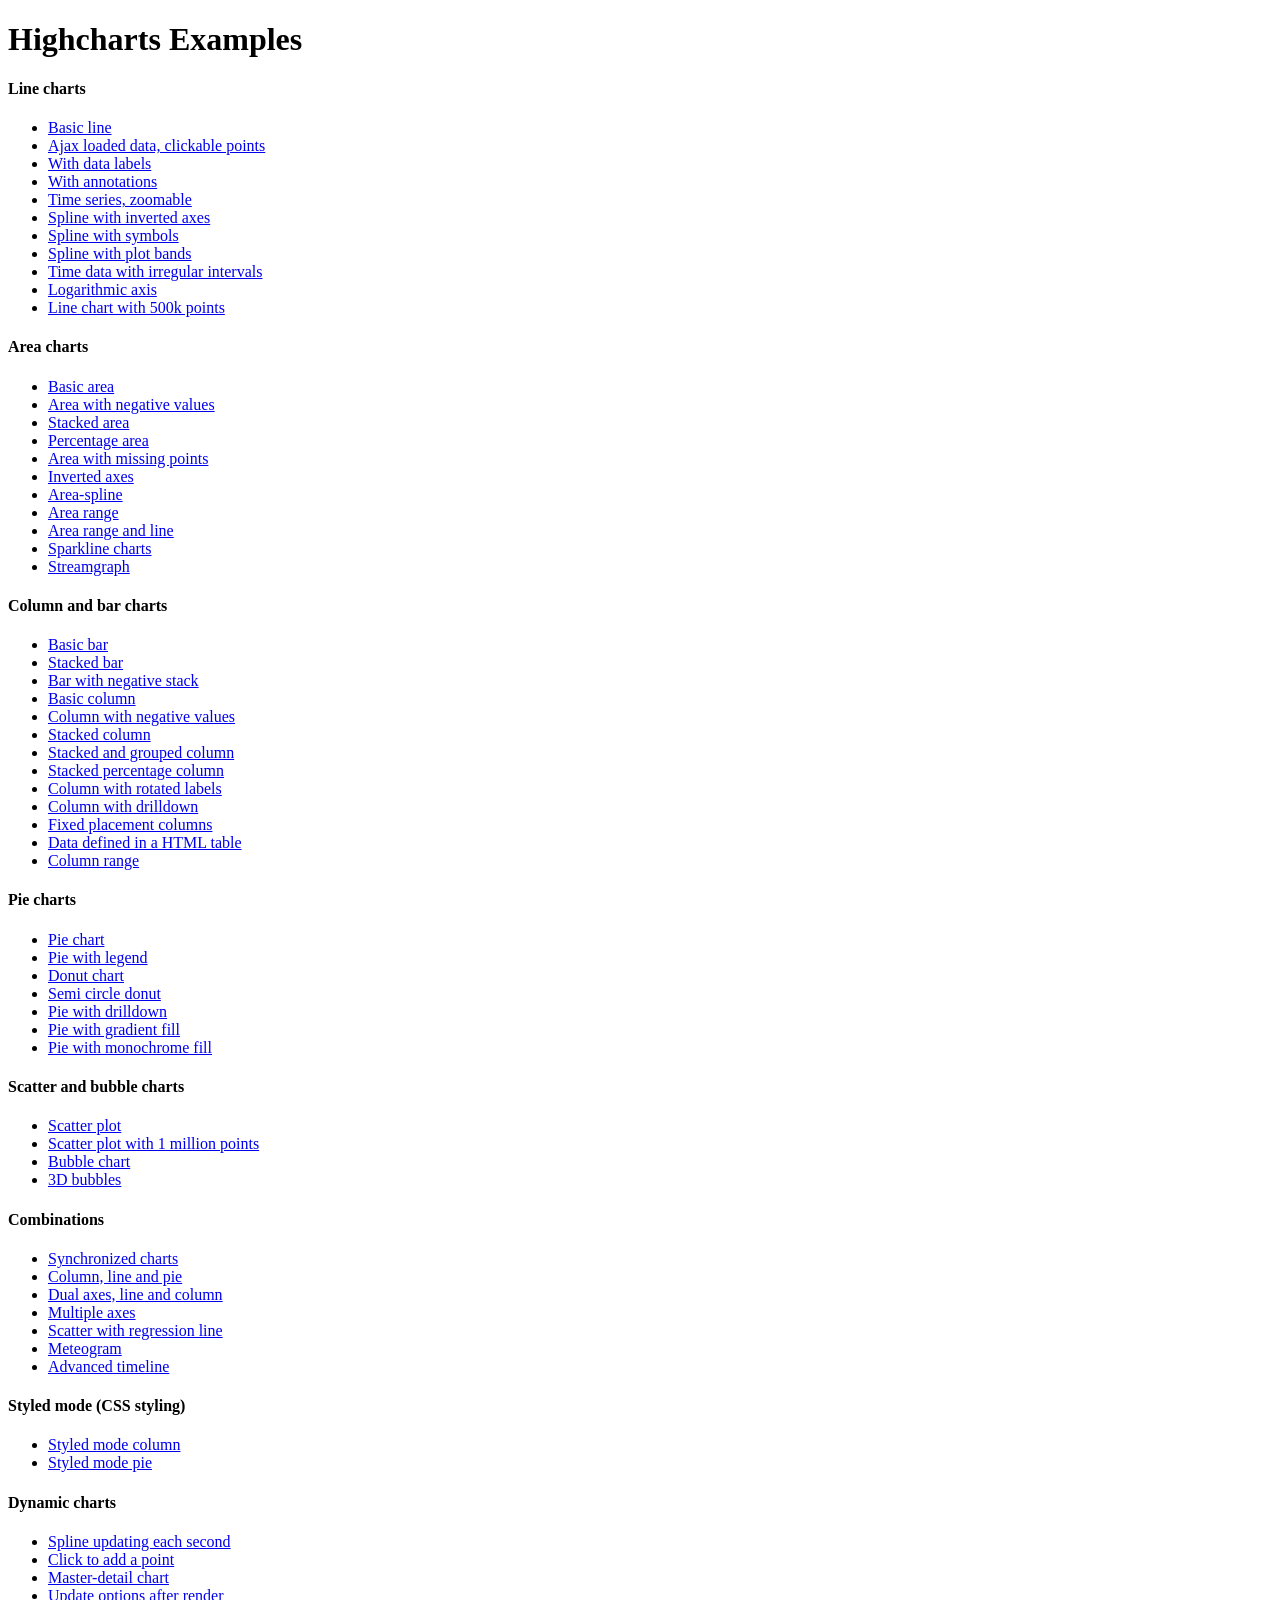
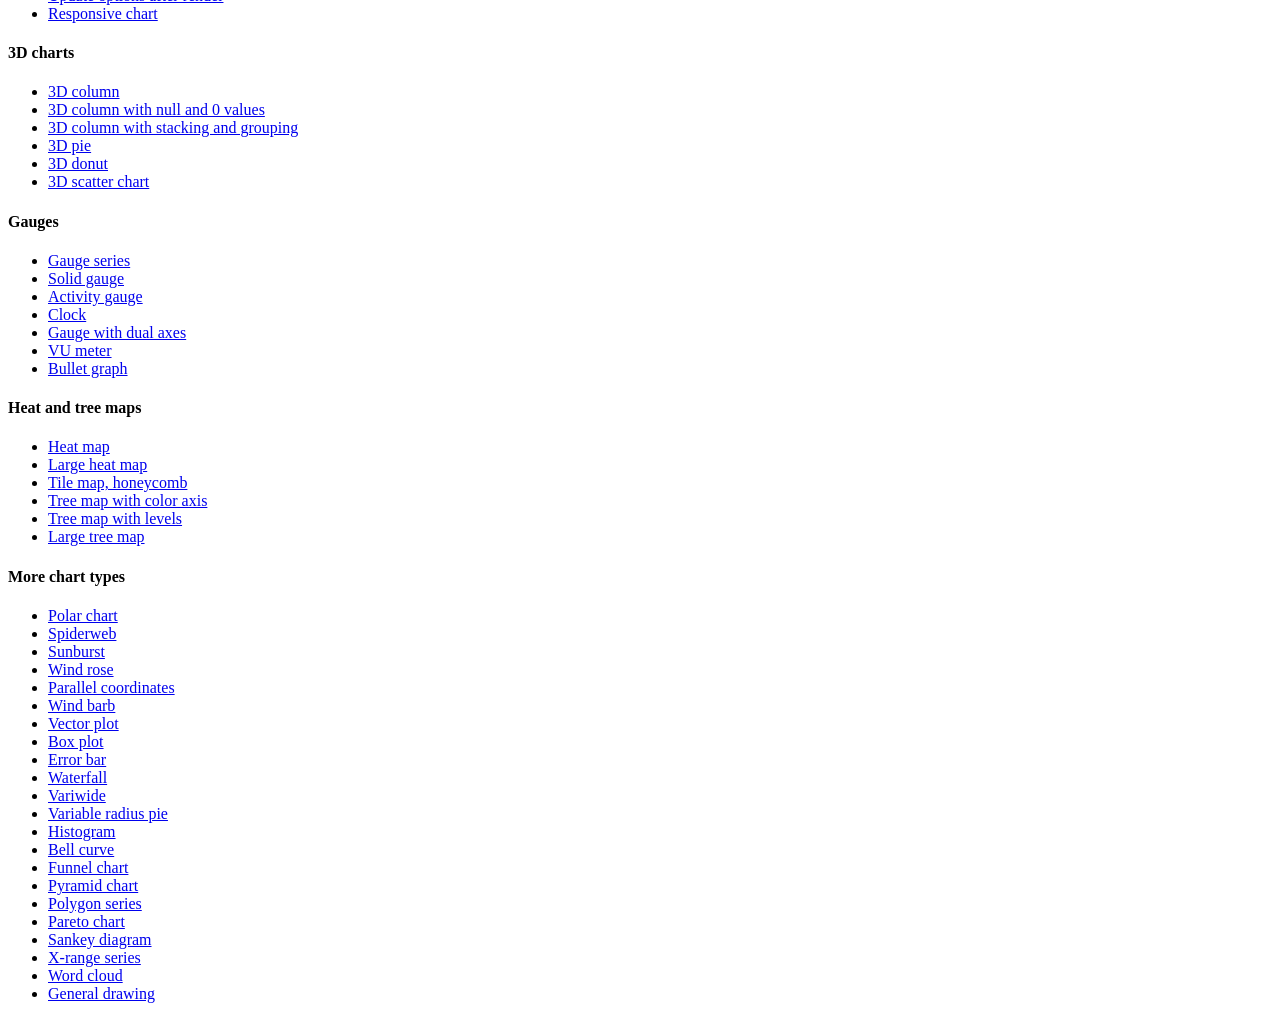
<file: src/main/webapp/Highcharts-6.1.0/index.htm>
<!DOCTYPE HTML PUBLIC "-//W3C//DTD HTML 4.01//EN" "http://www.w3.org/TR/html4/strict.dtd">
<html>
	<head>
		<meta http-equiv="Content-Type" content="text/html; charset=utf-8" />
		<meta name="viewport" content="width=device-width, initial-scale=1" />
		<title>Highcharts Examples</title>
	</head>
	<body>
		<h1>Highcharts Examples</h1>
		<h4>Line charts</h4>
		<ul>
			<li><a href="examples/line-basic/index.htm">Basic line</a></li>
			<li><a href="examples/line-ajax/index.htm">Ajax loaded data, clickable points</a></li>
			<li><a href="examples/line-labels/index.htm">With data labels</a></li>
			<li><a href="examples/annotations/index.htm">With annotations</a></li>
			<li><a href="examples/line-time-series/index.htm">Time series, zoomable</a></li>
			<li><a href="examples/spline-inverted/index.htm">Spline with inverted axes</a></li>
			<li><a href="examples/spline-symbols/index.htm">Spline with symbols</a></li>
			<li><a href="examples/spline-plot-bands/index.htm">Spline with plot bands</a></li>
			<li><a href="examples/spline-irregular-time/index.htm">Time data with irregular intervals</a></li>
			<li><a href="examples/line-log-axis/index.htm">Logarithmic axis</a></li>
			<li><a href="examples/line-boost/index.htm">Line chart with 500k points</a></li>
		</ul>
		<h4>Area charts</h4>
		<ul>
			<li><a href="examples/area-basic/index.htm">Basic area</a></li>
			<li><a href="examples/area-negative/index.htm">Area with negative values</a></li>
			<li><a href="examples/area-stacked/index.htm">Stacked area</a></li>
			<li><a href="examples/area-stacked-percent/index.htm">Percentage area</a></li>
			<li><a href="examples/area-missing/index.htm">Area with missing points</a></li>
			<li><a href="examples/area-inverted/index.htm">Inverted axes</a></li>
			<li><a href="examples/areaspline/index.htm">Area-spline</a></li>
			<li><a href="examples/arearange/index.htm">Area range</a></li>
			<li><a href="examples/arearange-line/index.htm">Area range and line</a></li>
			<li><a href="examples/sparkline/index.htm">Sparkline charts</a></li>
			<li><a href="examples/streamgraph/index.htm">Streamgraph</a></li>
		</ul>
		<h4>Column and bar charts</h4>
		<ul>
			<li><a href="examples/bar-basic/index.htm">Basic bar</a></li>
			<li><a href="examples/bar-stacked/index.htm">Stacked bar</a></li>
			<li><a href="examples/bar-negative-stack/index.htm">Bar with negative stack</a></li>
			<li><a href="examples/column-basic/index.htm">Basic column</a></li>
			<li><a href="examples/column-negative/index.htm">Column with negative values</a></li>
			<li><a href="examples/column-stacked/index.htm">Stacked column</a></li>
			<li><a href="examples/column-stacked-and-grouped/index.htm">Stacked and grouped column</a></li>
			<li><a href="examples/column-stacked-percent/index.htm">Stacked percentage column</a></li>
			<li><a href="examples/column-rotated-labels/index.htm">Column with rotated labels</a></li>
			<li><a href="examples/column-drilldown/index.htm">Column with drilldown</a></li>
			<li><a href="examples/column-placement/index.htm">Fixed placement columns</a></li>
			<li><a href="examples/column-parsed/index.htm">Data defined in a HTML table</a></li>
			<li><a href="examples/columnrange/index.htm">Column range</a></li>
		</ul>
		<h4>Pie charts</h4>
		<ul>
			<li><a href="examples/pie-basic/index.htm">Pie chart</a></li>
			<li><a href="examples/pie-legend/index.htm">Pie with legend</a></li>
			<li><a href="examples/pie-donut/index.htm">Donut chart</a></li>
			<li><a href="examples/pie-semi-circle/index.htm">Semi circle donut</a></li>
			<li><a href="examples/pie-drilldown/index.htm">Pie with drilldown</a></li>
			<li><a href="examples/pie-gradient/index.htm">Pie with gradient fill</a></li>
			<li><a href="examples/pie-monochrome/index.htm">Pie with monochrome fill</a></li>
		</ul>
		<h4>Scatter and bubble charts</h4>
		<ul>
			<li><a href="examples/scatter/index.htm">Scatter plot</a></li>
			<li><a href="examples/scatter-boost/index.htm">Scatter plot with 1 million points</a></li>
			<li><a href="examples/bubble/index.htm">Bubble chart</a></li>
			<li><a href="examples/bubble-3d/index.htm">3D bubbles</a></li>
		</ul>
		<h4>Combinations</h4>
		<ul>
			<li><a href="examples/synchronized-charts/index.htm">Synchronized charts</a></li>
			<li><a href="examples/combo/index.htm">Column, line and pie</a></li>
			<li><a href="examples/combo-dual-axes/index.htm">Dual axes, line and column</a></li>
			<li><a href="examples/combo-multi-axes/index.htm">Multiple axes</a></li>
			<li><a href="examples/combo-regression/index.htm">Scatter with regression line</a></li>
			<li><a href="examples/combo-meteogram/index.htm">Meteogram</a></li>
			<li><a href="examples/combo-timeline/index.htm">Advanced timeline</a></li>
		</ul>
		<h4>Styled mode (CSS styling)</h4>
		<ul>
			<li><a href="examples/styled-mode-column/index.htm">Styled mode column</a></li>
			<li><a href="examples/styled-mode-pie/index.htm">Styled mode pie</a></li>
		</ul>
		<h4>Dynamic charts</h4>
		<ul>
			<li><a href="examples/dynamic-update/index.htm">Spline updating each second</a></li>
			<li><a href="examples/dynamic-click-to-add/index.htm">Click to add a point</a></li>
			<li><a href="examples/dynamic-master-detail/index.htm">Master-detail chart</a></li>
			<li><a href="examples/chart-update/index.htm">Update options after render</a></li>
			<li><a href="examples/responsive/index.htm">Responsive chart</a></li>
		</ul>
		<h4>3D charts</h4>
		<ul>
			<li><a href="examples/3d-column-interactive/index.htm">3D column</a></li>
			<li><a href="examples/3d-column-null-values/index.htm">3D column with null and 0 values</a></li>
			<li><a href="examples/3d-column-stacking-grouping/index.htm">3D column with stacking and grouping</a></li>
			<li><a href="examples/3d-pie/index.htm">3D pie</a></li>
			<li><a href="examples/3d-pie-donut/index.htm">3D donut</a></li>
			<li><a href="examples/3d-scatter-draggable/index.htm">3D scatter chart</a></li>
		</ul>
		<h4>Gauges</h4>
		<ul>
			<li><a href="examples/gauge-speedometer/index.htm">Gauge series</a></li>
			<li><a href="examples/gauge-solid/index.htm">Solid gauge</a></li>
			<li><a href="examples/gauge-activity/index.htm">Activity gauge</a></li>
			<li><a href="examples/gauge-clock/index.htm">Clock</a></li>
			<li><a href="examples/gauge-dual/index.htm">Gauge with dual axes</a></li>
			<li><a href="examples/gauge-vu-meter/index.htm">VU meter</a></li>
			<li><a href="examples/bullet-graph/index.htm">Bullet graph</a></li>
		</ul>
		<h4>Heat and tree maps</h4>
		<ul>
			<li><a href="examples/heatmap/index.htm">Heat map</a></li>
			<li><a href="examples/heatmap-canvas/index.htm">Large heat map</a></li>
			<li><a href="examples/honeycomb-usa/index.htm">Tile map, honeycomb</a></li>
			<li><a href="examples/treemap-coloraxis/index.htm">Tree map with color axis</a></li>
			<li><a href="examples/treemap-with-levels/index.htm">Tree map with levels</a></li>
			<li><a href="examples/treemap-large-dataset/index.htm">Large tree map</a></li>
		</ul>
		<h4>More chart types</h4>
		<ul>
			<li><a href="examples/polar/index.htm">Polar chart</a></li>
			<li><a href="examples/polar-spider/index.htm">Spiderweb</a></li>
			<li><a href="examples/sunburst/index.htm">Sunburst</a></li>
			<li><a href="examples/polar-wind-rose/index.htm">Wind rose</a></li>
			<li><a href="examples/parallel-coordinates/index.htm">Parallel coordinates</a></li>
			<li><a href="examples/windbarb-series/index.htm">Wind barb</a></li>
			<li><a href="examples/vector-plot/index.htm">Vector plot</a></li>
			<li><a href="examples/box-plot/index.htm">Box plot</a></li>
			<li><a href="examples/error-bar/index.htm">Error bar</a></li>
			<li><a href="examples/waterfall/index.htm">Waterfall</a></li>
			<li><a href="examples/variwide/index.htm">Variwide</a></li>
			<li><a href="examples/variable-radius-pie/index.htm">Variable radius pie</a></li>
			<li><a href="examples/histogram/index.htm">Histogram</a></li>
			<li><a href="examples/bellcurve/index.htm">Bell curve</a></li>
			<li><a href="examples/funnel/index.htm">Funnel chart</a></li>
			<li><a href="examples/pyramid/index.htm">Pyramid chart</a></li>
			<li><a href="examples/polygon/index.htm">Polygon series</a></li>
			<li><a href="examples/pareto/index.htm">Pareto chart</a></li>
			<li><a href="examples/sankey-diagram/index.htm">Sankey diagram</a></li>
			<li><a href="examples/x-range/index.htm">X-range series</a></li>
			<li><a href="examples/wordcloud/index.htm">Word cloud</a></li>
			<li><a href="examples/renderer/index.htm">General drawing</a></li>
		</ul>
	</body>
</html>
</file>
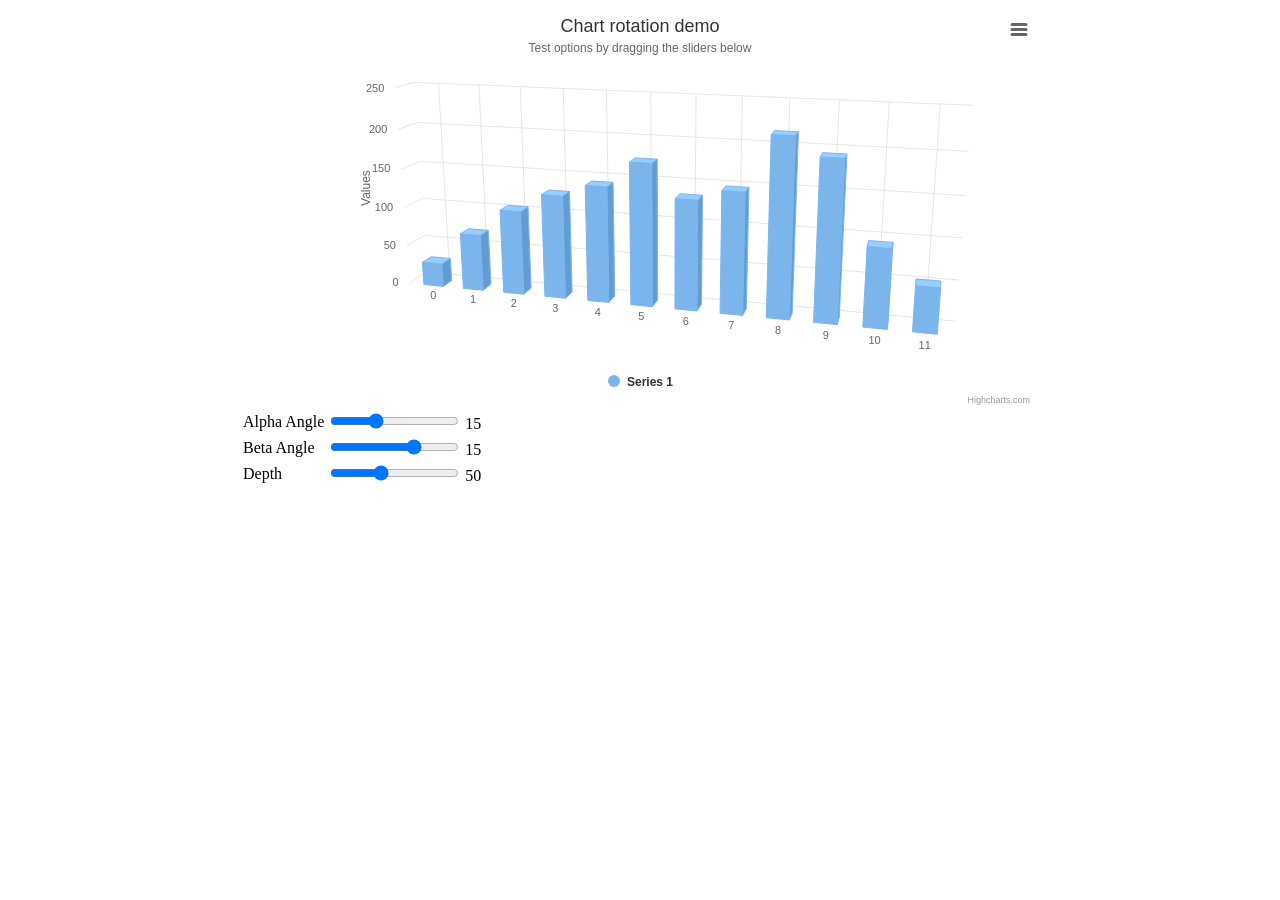
<file: src/main/webapp/Highcharts-6.1.0/examples/3d-column-interactive/index.htm>
<!DOCTYPE HTML>
<html>
	<head>
		<meta http-equiv="Content-Type" content="text/html; charset=utf-8">
		<meta name="viewport" content="width=device-width, initial-scale=1">
		<title>Highcharts Example</title>

		<style type="text/css">
#container, #sliders {
    min-width: 310px; 
    max-width: 800px;
    margin: 0 auto;
}
#container {
    height: 400px; 
}
		</style>
	</head>
	<body>
<script src="https://code.jquery.com/jquery-3.1.1.min.js"></script>
<script src="../../code/highcharts.js"></script>
<script src="../../code/highcharts-3d.js"></script>
<script src="../../code/modules/exporting.js"></script>
<script src="../../code/modules/export-data.js"></script>

<div id="container"></div>
<div id="sliders">
    <table>
        <tr>
        	<td>Alpha Angle</td>
        	<td><input id="alpha" type="range" min="0" max="45" value="15"/> <span id="alpha-value" class="value"></span></td>
        </tr>
        <tr>
        	<td>Beta Angle</td>
        	<td><input id="beta" type="range" min="-45" max="45" value="15"/> <span id="beta-value" class="value"></span></td>
        </tr>
        <tr>
        	<td>Depth</td>
        	<td><input id="depth" type="range" min="20" max="100" value="50"/> <span id="depth-value" class="value"></span></td>
        </tr>
    </table>
</div>


		<script type="text/javascript">

// Set up the chart
var chart = new Highcharts.Chart({
    chart: {
        renderTo: 'container',
        type: 'column',
        options3d: {
            enabled: true,
            alpha: 15,
            beta: 15,
            depth: 50,
            viewDistance: 25
        }
    },
    title: {
        text: 'Chart rotation demo'
    },
    subtitle: {
        text: 'Test options by dragging the sliders below'
    },
    plotOptions: {
        column: {
            depth: 25
        }
    },
    series: [{
        data: [29.9, 71.5, 106.4, 129.2, 144.0, 176.0, 135.6, 148.5, 216.4, 194.1, 95.6, 54.4]
    }]
});

function showValues() {
    $('#alpha-value').html(chart.options.chart.options3d.alpha);
    $('#beta-value').html(chart.options.chart.options3d.beta);
    $('#depth-value').html(chart.options.chart.options3d.depth);
}

// Activate the sliders
$('#sliders input').on('input change', function () {
    chart.options.chart.options3d[this.id] = parseFloat(this.value);
    showValues();
    chart.redraw(false);
});

showValues();
		</script>
	</body>
</html>
</file>
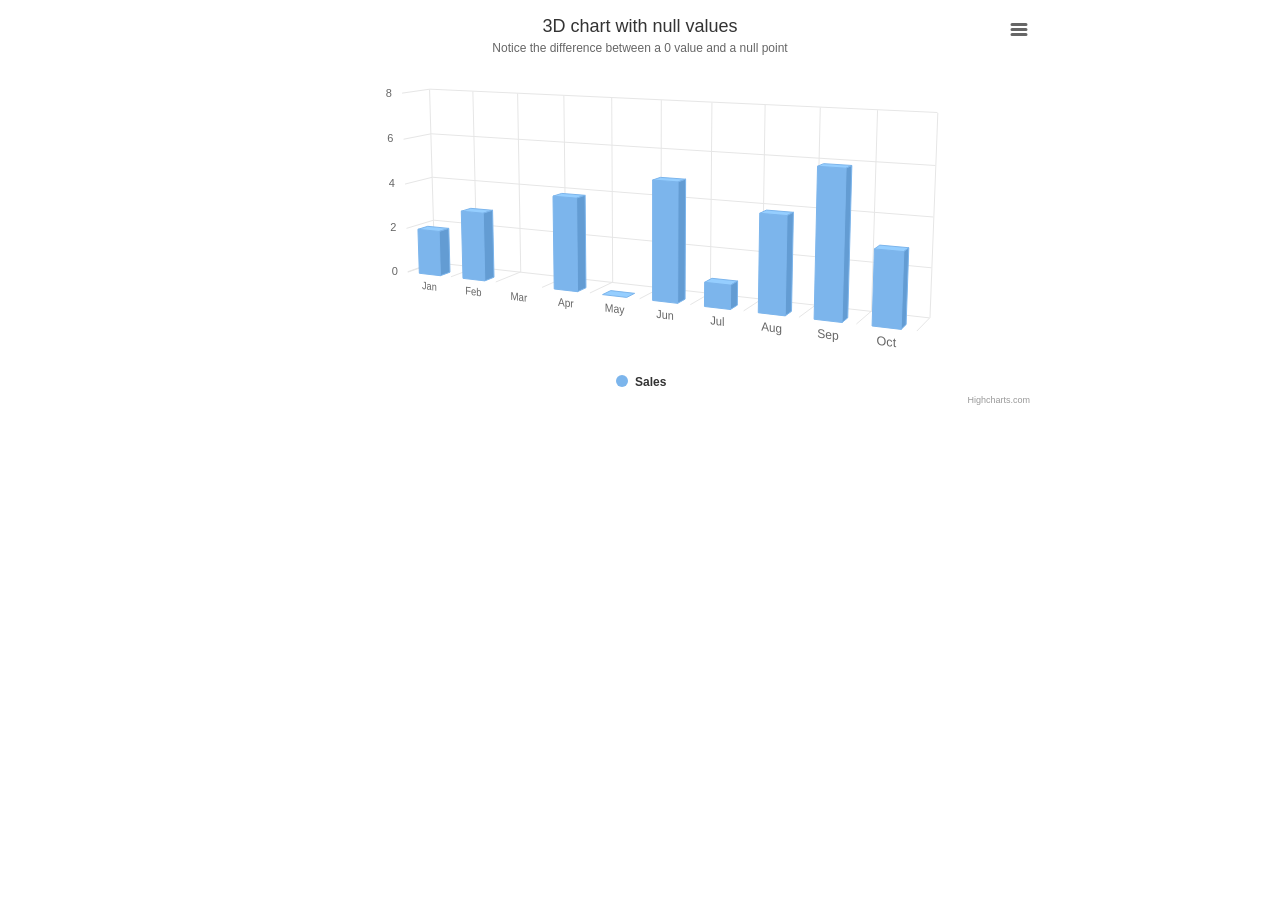
<file: src/main/webapp/Highcharts-6.1.0/examples/3d-column-null-values/index.htm>
<!DOCTYPE HTML>
<html>
	<head>
		<meta http-equiv="Content-Type" content="text/html; charset=utf-8">
		<meta name="viewport" content="width=device-width, initial-scale=1">
		<title>Highcharts Example</title>

		<style type="text/css">
#container {
    height: 400px; 
    min-width: 310px; 
    max-width: 800px;
    margin: 0 auto;
}
		</style>
	</head>
	<body>

<script src="../../code/highcharts.js"></script>
<script src="../../code/highcharts-3d.js"></script>
<script src="../../code/modules/exporting.js"></script>
<script src="../../code/modules/export-data.js"></script>

<div id="container" style="height: 400px"></div>


		<script type="text/javascript">

Highcharts.chart('container', {
    chart: {
        type: 'column',
        options3d: {
            enabled: true,
            alpha: 10,
            beta: 25,
            depth: 70
        }
    },
    title: {
        text: '3D chart with null values'
    },
    subtitle: {
        text: 'Notice the difference between a 0 value and a null point'
    },
    plotOptions: {
        column: {
            depth: 25
        }
    },
    xAxis: {
        categories: Highcharts.getOptions().lang.shortMonths,
        labels: {
            skew3d: true,
            style: {
                fontSize: '16px'
            }
        }
    },
    yAxis: {
        title: {
            text: null
        }
    },
    series: [{
        name: 'Sales',
        data: [2, 3, null, 4, 0, 5, 1, 4, 6, 3]
    }]
});
		</script>
	</body>
</html>
</file>
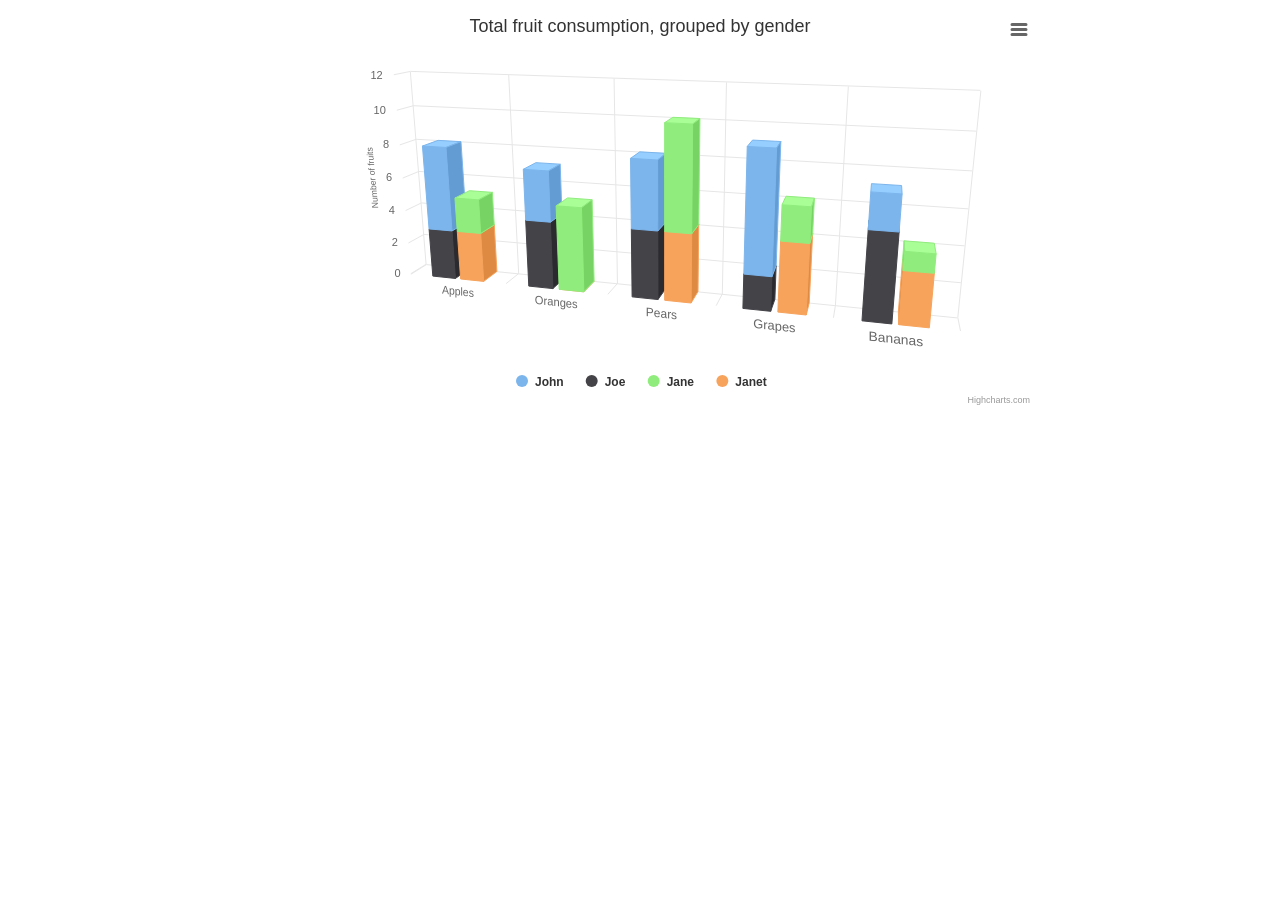
<file: src/main/webapp/Highcharts-6.1.0/examples/3d-column-stacking-grouping/index.htm>
<!DOCTYPE HTML>
<html>
	<head>
		<meta http-equiv="Content-Type" content="text/html; charset=utf-8">
		<meta name="viewport" content="width=device-width, initial-scale=1">
		<title>Highcharts Example</title>

		<style type="text/css">
#container {
    height: 400px; 
    min-width: 310px; 
    max-width: 800px;
    margin: 0 auto;
}
		</style>
	</head>
	<body>

<script src="../../code/highcharts.js"></script>
<script src="../../code/highcharts-3d.js"></script>
<script src="../../code/modules/exporting.js"></script>
<script src="../../code/modules/export-data.js"></script>

<div id="container" style="height: 400px"></div>


		<script type="text/javascript">

Highcharts.chart('container', {
    chart: {
        type: 'column',
        options3d: {
            enabled: true,
            alpha: 15,
            beta: 15,
            viewDistance: 25,
            depth: 40
        }
    },

    title: {
        text: 'Total fruit consumption, grouped by gender'
    },

    xAxis: {
        categories: ['Apples', 'Oranges', 'Pears', 'Grapes', 'Bananas'],
        labels: {
            skew3d: true,
            style: {
                fontSize: '16px'
            }
        }
    },

    yAxis: {
        allowDecimals: false,
        min: 0,
        title: {
            text: 'Number of fruits',
            skew3d: true
        }
    },

    tooltip: {
        headerFormat: '<b>{point.key}</b><br>',
        pointFormat: '<span style="color:{series.color}">\u25CF</span> {series.name}: {point.y} / {point.stackTotal}'
    },

    plotOptions: {
        column: {
            stacking: 'normal',
            depth: 40
        }
    },

    series: [{
        name: 'John',
        data: [5, 3, 4, 7, 2],
        stack: 'male'
    }, {
        name: 'Joe',
        data: [3, 4, 4, 2, 5],
        stack: 'male'
    }, {
        name: 'Jane',
        data: [2, 5, 6, 2, 1],
        stack: 'female'
    }, {
        name: 'Janet',
        data: [3, 0, 4, 4, 3],
        stack: 'female'
    }]
});


		</script>
	</body>
</html>
</file>
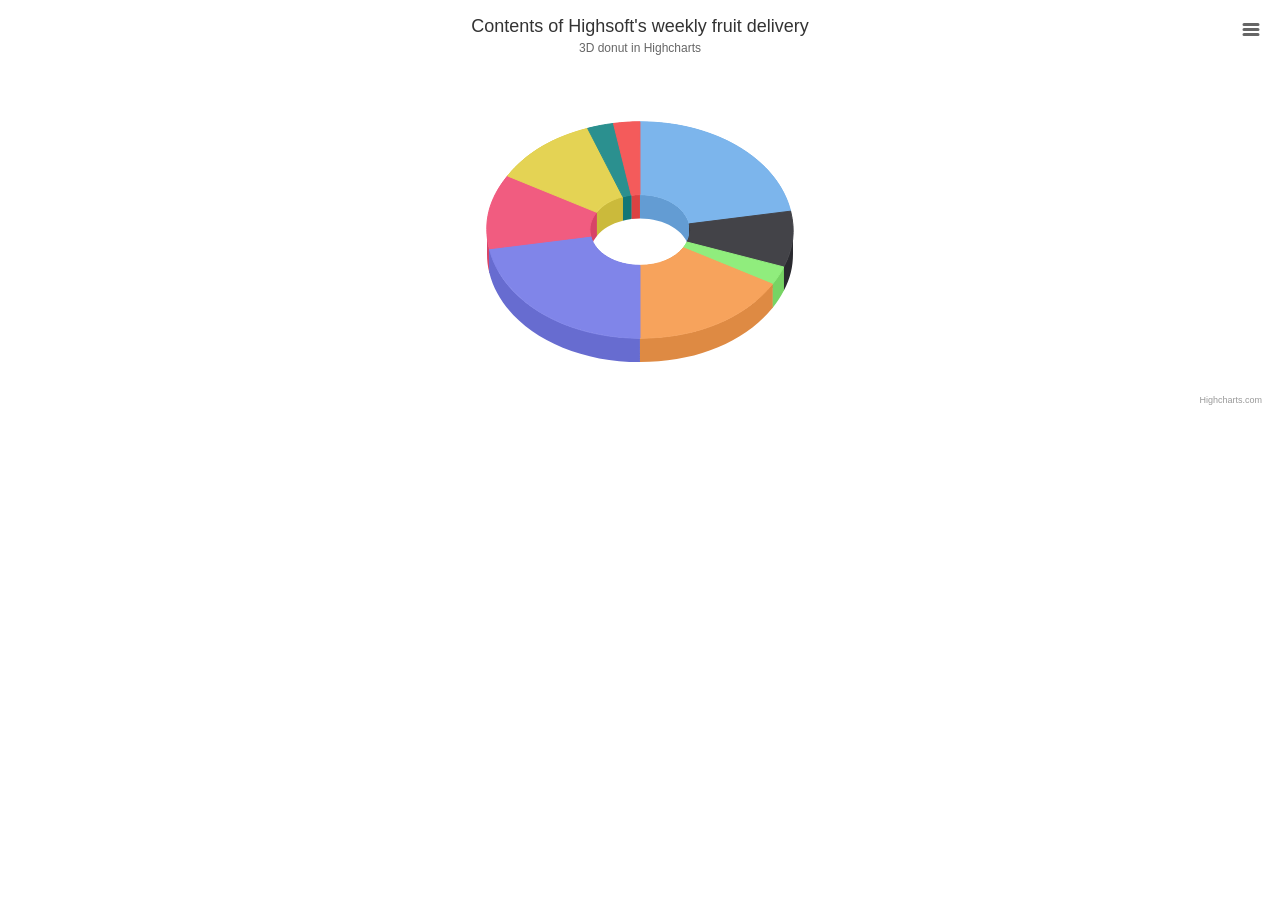
<file: src/main/webapp/Highcharts-6.1.0/examples/3d-pie-donut/index.htm>
<!DOCTYPE HTML>
<html>
	<head>
		<meta http-equiv="Content-Type" content="text/html; charset=utf-8">
		<meta name="viewport" content="width=device-width, initial-scale=1">
		<title>Highcharts Example</title>

		<style type="text/css">

		</style>
	</head>
	<body>

<script src="../../code/highcharts.js"></script>
<script src="../../code/highcharts-3d.js"></script>
<script src="../../code/modules/exporting.js"></script>
<script src="../../code/modules/export-data.js"></script>

<div id="container" style="height: 400px"></div>


		<script type="text/javascript">

Highcharts.chart('container', {
    chart: {
        type: 'pie',
        options3d: {
            enabled: true,
            alpha: 45
        }
    },
    title: {
        text: 'Contents of Highsoft\'s weekly fruit delivery'
    },
    subtitle: {
        text: '3D donut in Highcharts'
    },
    plotOptions: {
        pie: {
            innerSize: 100,
            depth: 45
        }
    },
    series: [{
        name: 'Delivered amount',
        data: [
            ['Bananas', 8],
            ['Kiwi', 3],
            ['Mixed nuts', 1],
            ['Oranges', 6],
            ['Apples', 8],
            ['Pears', 4],
            ['Clementines', 4],
            ['Reddish (bag)', 1],
            ['Grapes (bunch)', 1]
        ]
    }]
});
		</script>
	</body>
</html>
</file>
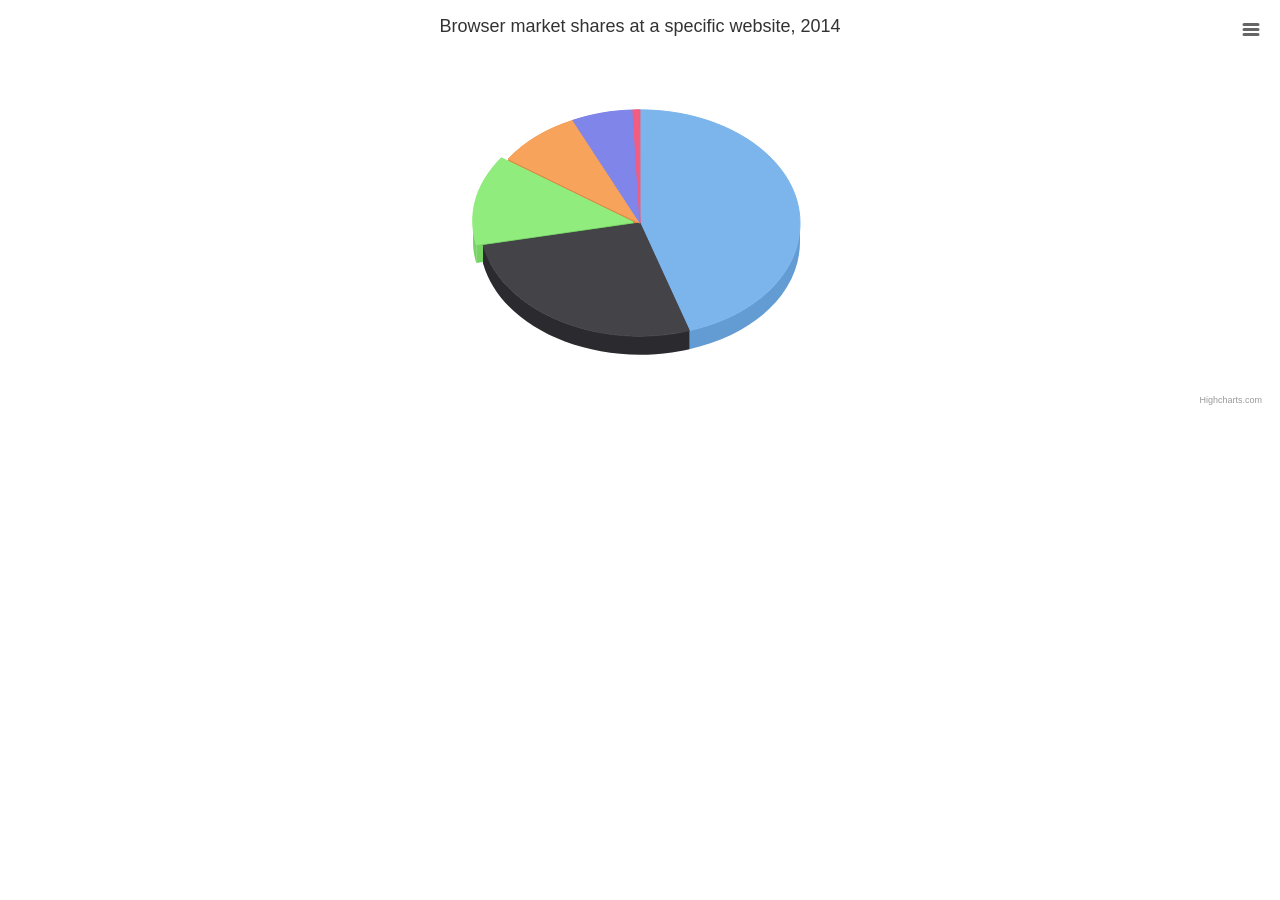
<file: src/main/webapp/Highcharts-6.1.0/examples/3d-pie/index.htm>
<!DOCTYPE HTML>
<html>
	<head>
		<meta http-equiv="Content-Type" content="text/html; charset=utf-8">
		<meta name="viewport" content="width=device-width, initial-scale=1">
		<title>Highcharts Example</title>

		<style type="text/css">

		</style>
	</head>
	<body>

<script src="../../code/highcharts.js"></script>
<script src="../../code/highcharts-3d.js"></script>
<script src="../../code/modules/exporting.js"></script>
<script src="../../code/modules/export-data.js"></script>

<div id="container" style="height: 400px"></div>


		<script type="text/javascript">

Highcharts.chart('container', {
    chart: {
        type: 'pie',
        options3d: {
            enabled: true,
            alpha: 45,
            beta: 0
        }
    },
    title: {
        text: 'Browser market shares at a specific website, 2014'
    },
    tooltip: {
        pointFormat: '{series.name}: <b>{point.percentage:.1f}%</b>'
    },
    plotOptions: {
        pie: {
            allowPointSelect: true,
            cursor: 'pointer',
            depth: 35,
            dataLabels: {
                enabled: true,
                format: '{point.name}'
            }
        }
    },
    series: [{
        type: 'pie',
        name: 'Browser share',
        data: [
            ['Firefox', 45.0],
            ['IE', 26.8],
            {
                name: 'Chrome',
                y: 12.8,
                sliced: true,
                selected: true
            },
            ['Safari', 8.5],
            ['Opera', 6.2],
            ['Others', 0.7]
        ]
    }]
});
		</script>
	</body>
</html>
</file>
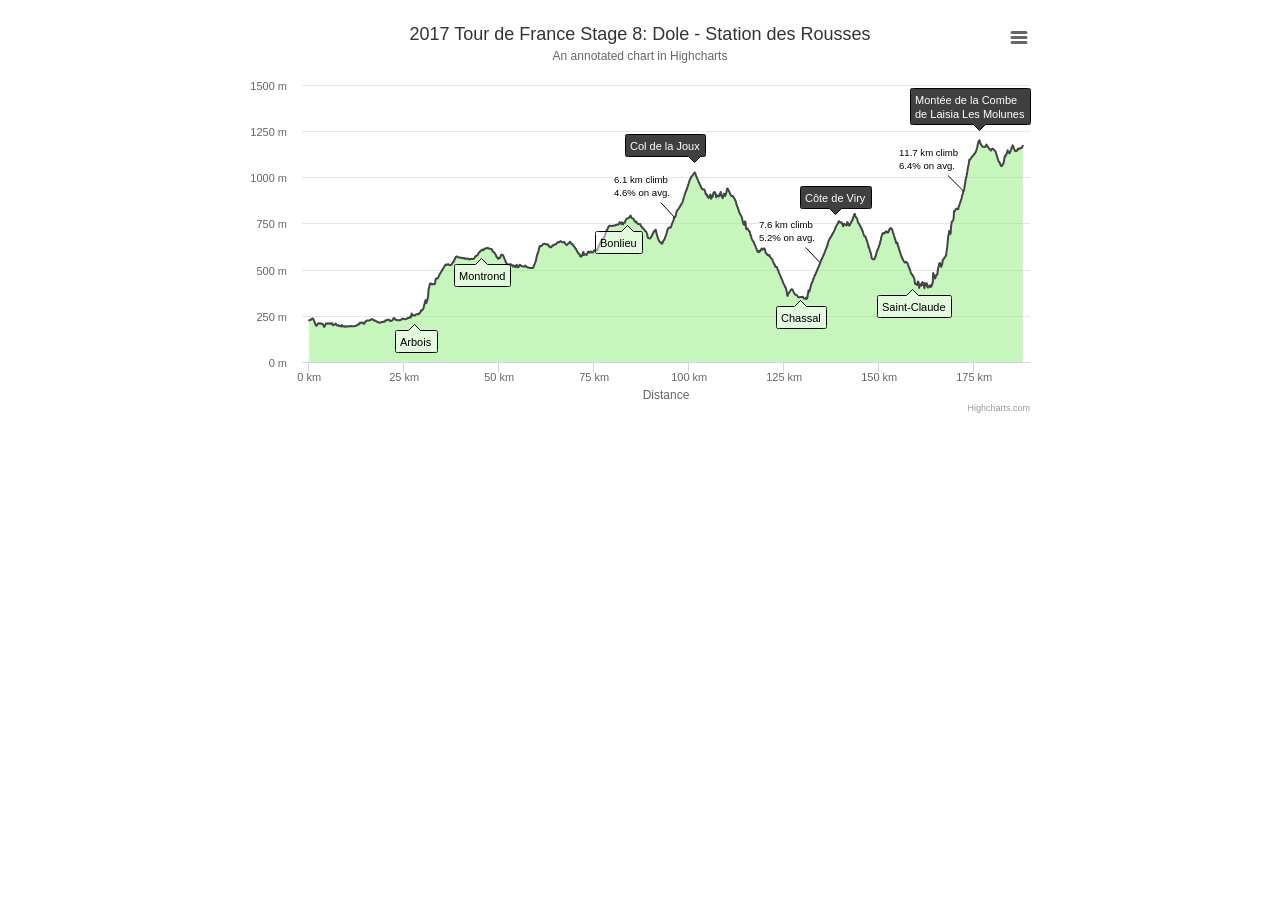
<file: src/main/webapp/Highcharts-6.1.0/examples/annotations/index.htm>
<!DOCTYPE HTML>
<html>
	<head>
		<meta http-equiv="Content-Type" content="text/html; charset=utf-8">
		<meta name="viewport" content="width=device-width, initial-scale=1">
		<title>Highcharts Example</title>

		<style type="text/css">
#container {
    max-width: 800px;
    min-width: 380px;
    height: 400px;
    margin: 1em auto;
}
		</style>
	</head>
	<body>
<script src="../../code/highcharts.js"></script>
<script src="../../code/modules/annotations.js"></script>
<script src="../../code/modules/exporting.js"></script>
<script src="../../code/modules/export-data.js"></script>

<div id="container" style="height: 400px; min-width: 380px"></div>




		<script type="text/javascript">
// Data generated from http://www.bikeforums.net/professional-cycling-fans/1113087-2017-tour-de-france-gpx-tcx-files.html
var elevationData = [
    [0.0, 225],
    [0.1, 226],
    [0.2, 228],
    [0.3, 228],
    [0.4, 229],
    [0.5, 229],
    [0.6, 230],
    [0.7, 234],
    [0.8, 235],
    [0.9, 236],
    [1.0, 235],
    [1.1, 232],
    [1.2, 228],
    [1.3, 223],
    [1.4, 218],
    [1.5, 214],
    [1.6, 207],
    [1.7, 202],
    [1.8, 198],
    [1.9, 196],
    [2.0, 197],
    [2.1, 200],
    [2.2, 205],
    [2.3, 206],
    [2.4, 210],
    [2.5, 210],
    [2.6, 210],
    [2.7, 209],
    [2.8, 208],
    [2.9, 207],
    [3.0, 209],
    [3.1, 208],
    [3.2, 207],
    [3.3, 207],
    [3.4, 206],
    [3.5, 206],
    [3.6, 205],
    [3.7, 201],
    [3.8, 195],
    [3.9, 191],
    [4.0, 191],
    [4.1, 195],
    [4.2, 199],
    [4.3, 203],
    [4.4, 208],
    [4.5, 208],
    [4.6, 208],
    [4.7, 208],
    [4.8, 209],
    [4.9, 207],
    [5.0, 207],
    [5.1, 208],
    [5.2, 209],
    [5.3, 208],
    [5.4, 210],
    [5.5, 209],
    [5.6, 209],
    [5.7, 206],
    [5.8, 207],
    [5.9, 209],
    [6.0, 211],
    [6.1, 206],
    [6.2, 201],
    [6.3, 199],
    [6.4, 200],
    [6.5, 202],
    [6.6, 203],
    [6.7, 202],
    [6.8, 204],
    [6.9, 206],
    [7.0, 208],
    [7.1, 205],
    [7.2, 202],
    [7.3, 198],
    [7.4, 198],
    [7.5, 198],
    [7.6, 198],
    [7.7, 198],
    [7.8, 199],
    [7.9, 197],
    [8.0, 194],
    [8.1, 194],
    [8.2, 195],
    [8.3, 195],
    [8.4, 196],
    [8.5, 192],
    [8.6, 200],
    [8.7, 197],
    [8.8, 194],
    [8.9, 194],
    [9.0, 193],
    [9.1, 192],
    [9.2, 192],
    [9.3, 193],
    [9.4, 191],
    [9.5, 191],
    [9.6, 193],
    [9.7, 193],
    [9.8, 194],
    [9.9, 192],
    [10.0, 192],
    [10.1, 192],
    [10.2, 192],
    [10.3, 192],
    [10.4, 193],
    [10.5, 193],
    [10.6, 193],
    [10.7, 193],
    [10.8, 194],
    [10.9, 194],
    [11.0, 194],
    [11.1, 195],
    [11.2, 194],
    [11.3, 194],
    [11.4, 194],
    [11.5, 194],
    [11.6, 193],
    [11.7, 194],
    [11.8, 194],
    [11.9, 194],
    [12.0, 195],
    [12.1, 195],
    [12.2, 195],
    [12.3, 197],
    [12.4, 197],
    [12.5, 197],
    [12.6, 198],
    [12.7, 201],
    [12.8, 202],
    [12.9, 203],
    [13.0, 205],
    [13.1, 205],
    [13.2, 204],
    [13.3, 210],
    [13.4, 213],
    [13.5, 212],
    [13.6, 213],
    [13.7, 213],
    [13.8, 213],
    [13.9, 214],
    [14.0, 214],
    [14.1, 212],
    [14.2, 209],
    [14.3, 207],
    [14.4, 207],
    [14.5, 208],
    [14.6, 211],
    [14.7, 215],
    [14.8, 219],
    [14.9, 219],
    [15.0, 221],
    [15.1, 224],
    [15.2, 224],
    [15.3, 225],
    [15.4, 225],
    [15.5, 225],
    [15.6, 225],
    [15.7, 225],
    [15.8, 225],
    [15.9, 226],
    [16.0, 226],
    [16.1, 227],
    [16.2, 227],
    [16.3, 230],
    [16.4, 231],
    [16.5, 231],
    [16.6, 232],
    [16.7, 230],
    [16.8, 229],
    [16.9, 228],
    [17.0, 226],
    [17.1, 226],
    [17.2, 224],
    [17.3, 223],
    [17.4, 224],
    [17.5, 223],
    [17.6, 221],
    [17.7, 220],
    [17.8, 218],
    [17.9, 217],
    [18.0, 216],
    [18.1, 216],
    [18.2, 215],
    [18.3, 214],
    [18.4, 213],
    [18.5, 212],
    [18.6, 212],
    [18.7, 213],
    [18.8, 214],
    [18.9, 215],
    [19.0, 215],
    [19.1, 216],
    [19.2, 217],
    [19.3, 216],
    [19.4, 216],
    [19.5, 217],
    [19.6, 219],
    [19.7, 218],
    [19.8, 218],
    [19.9, 220],
    [20.0, 224],
    [20.1, 224],
    [20.2, 225],
    [20.3, 224],
    [20.4, 225],
    [20.5, 228],
    [20.6, 228],
    [20.7, 227],
    [20.8, 228],
    [20.9, 228],
    [21.0, 228],
    [21.1, 229],
    [21.2, 225],
    [21.3, 223],
    [21.4, 222],
    [21.5, 222],
    [21.6, 223],
    [21.7, 224],
    [21.8, 224],
    [21.9, 226],
    [22.0, 228],
    [22.1, 233],
    [22.2, 237],
    [22.3, 237],
    [22.4, 238],
    [22.5, 236],
    [22.6, 232],
    [22.7, 232],
    [22.8, 228],
    [22.9, 227],
    [23.0, 227],
    [23.1, 227],
    [23.2, 227],
    [23.3, 226],
    [23.4, 226],
    [23.5, 226],
    [23.6, 226],
    [23.7, 226],
    [23.8, 226],
    [23.9, 226],
    [24.0, 228],
    [24.1, 228],
    [24.2, 229],
    [24.3, 230],
    [24.4, 230],
    [24.5, 233],
    [24.6, 235],
    [24.7, 234],
    [24.8, 234],
    [24.9, 233],
    [25.0, 233],
    [25.1, 232],
    [25.2, 232],
    [25.3, 232],
    [25.4, 232],
    [25.5, 234],
    [25.6, 234],
    [25.7, 234],
    [25.8, 234],
    [25.9, 237],
    [26.0, 238],
    [26.1, 238],
    [26.2, 238],
    [26.3, 240],
    [26.4, 240],
    [26.5, 244],
    [26.6, 241],
    [26.7, 241],
    [26.8, 245],
    [26.9, 254],
    [27.0, 262],
    [27.1, 255],
    [27.2, 255],
    [27.3, 251],
    [27.4, 252],
    [27.5, 253],
    [27.6, 253],
    [27.7, 251],
    [27.8, 251],
    [27.9, 254],
    [28.0, 255],
    [28.1, 257],
    [28.2, 259],
    [28.3, 259],
    [28.4, 259],
    [28.5, 260],
    [28.6, 258],
    [28.7, 258],
    [28.8, 262],
    [28.9, 260],
    [29.0, 262],
    [29.1, 266],
    [29.2, 268],
    [29.3, 270],
    [29.4, 278],
    [29.5, 276],
    [29.6, 278],
    [29.7, 282],
    [29.8, 281],
    [29.9, 284],
    [30.0, 287],
    [30.1, 292],
    [30.2, 303],
    [30.3, 309],
    [30.4, 317],
    [30.5, 324],
    [30.6, 334],
    [30.7, 334],
    [30.8, 319],
    [30.9, 321],
    [31.0, 333],
    [31.1, 337],
    [31.2, 345],
    [31.3, 352],
    [31.4, 386],
    [31.5, 398],
    [31.6, 406],
    [31.7, 416],
    [31.8, 423],
    [31.9, 425],
    [32.0, 425],
    [32.1, 424],
    [32.2, 423],
    [32.3, 421],
    [32.4, 421],
    [32.5, 422],
    [32.6, 421],
    [32.7, 421],
    [32.8, 421],
    [32.9, 421],
    [33.0, 421],
    [33.1, 423],
    [33.2, 435],
    [33.3, 450],
    [33.4, 451],
    [33.5, 452],
    [33.6, 452],
    [33.7, 452],
    [33.8, 452],
    [33.9, 455],
    [34.0, 459],
    [34.1, 465],
    [34.2, 469],
    [34.3, 473],
    [34.4, 476],
    [34.5, 480],
    [34.6, 483],
    [34.7, 487],
    [34.8, 490],
    [34.9, 494],
    [35.0, 497],
    [35.1, 502],
    [35.2, 504],
    [35.3, 507],
    [35.4, 511],
    [35.5, 514],
    [35.6, 518],
    [35.7, 521],
    [35.8, 524],
    [35.9, 527],
    [36.0, 528],
    [36.1, 525],
    [36.2, 526],
    [36.3, 528],
    [36.4, 528],
    [36.5, 528],
    [36.6, 529],
    [36.7, 528],
    [36.8, 526],
    [36.9, 525],
    [37.0, 524],
    [37.1, 524],
    [37.2, 524],
    [37.3, 525],
    [37.4, 528],
    [37.5, 528],
    [37.6, 532],
    [37.7, 534],
    [37.8, 538],
    [37.9, 540],
    [38.0, 544],
    [38.1, 546],
    [38.2, 554],
    [38.3, 555],
    [38.4, 559],
    [38.5, 566],
    [38.6, 568],
    [38.7, 571],
    [38.8, 571],
    [38.9, 570],
    [39.0, 569],
    [39.1, 567],
    [39.2, 567],
    [39.3, 566],
    [39.4, 566],
    [39.5, 566],
    [39.6, 566],
    [39.7, 566],
    [39.8, 566],
    [39.9, 565],
    [40.0, 563],
    [40.1, 562],
    [40.2, 563],
    [40.3, 563],
    [40.4, 562],
    [40.5, 562],
    [40.6, 562],
    [40.7, 561],
    [40.8, 563],
    [40.9, 561],
    [41.0, 559],
    [41.1, 559],
    [41.2, 559],
    [41.3, 558],
    [41.4, 559],
    [41.5, 560],
    [41.6, 560],
    [41.7, 560],
    [41.8, 559],
    [41.9, 557],
    [42.0, 556],
    [42.1, 555],
    [42.2, 555],
    [42.3, 556],
    [42.4, 557],
    [42.5, 557],
    [42.6, 557],
    [42.7, 557],
    [42.8, 557],
    [42.9, 557],
    [43.0, 557],
    [43.1, 557],
    [43.2, 558],
    [43.3, 559],
    [43.4, 560],
    [43.5, 563],
    [43.6, 566],
    [43.7, 570],
    [43.8, 572],
    [43.9, 575],
    [44.0, 573],
    [44.1, 576],
    [44.2, 577],
    [44.3, 579],
    [44.4, 581],
    [44.5, 584],
    [44.6, 591],
    [44.7, 593],
    [44.8, 594],
    [44.9, 596],
    [45.0, 599],
    [45.1, 601],
    [45.2, 601],
    [45.3, 604],
    [45.4, 607],
    [45.5, 607],
    [45.6, 607],
    [45.7, 607],
    [45.8, 605],
    [45.9, 607],
    [46.0, 609],
    [46.1, 612],
    [46.2, 613],
    [46.3, 614],
    [46.4, 614],
    [46.5, 614],
    [46.6, 616],
    [46.7, 616],
    [46.8, 615],
    [46.9, 615],
    [47.0, 618],
    [47.1, 617],
    [47.2, 615],
    [47.3, 614],
    [47.4, 613],
    [47.5, 613],
    [47.6, 613],
    [47.7, 613],
    [47.8, 612],
    [47.9, 612],
    [48.0, 609],
    [48.1, 610],
    [48.2, 603],
    [48.3, 598],
    [48.4, 598],
    [48.5, 596],
    [48.6, 595],
    [48.7, 593],
    [48.8, 590],
    [48.9, 587],
    [49.0, 583],
    [49.1, 580],
    [49.2, 576],
    [49.3, 569],
    [49.4, 568],
    [49.5, 566],
    [49.6, 560],
    [49.7, 559],
    [49.8, 558],
    [49.9, 562],
    [50.0, 564],
    [50.1, 563],
    [50.2, 563],
    [50.3, 567],
    [50.4, 574],
    [50.5, 577],
    [50.6, 580],
    [50.7, 581],
    [50.8, 579],
    [50.9, 579],
    [51.0, 578],
    [51.1, 574],
    [51.2, 569],
    [51.3, 564],
    [51.4, 558],
    [51.5, 554],
    [51.6, 550],
    [51.7, 543],
    [51.8, 539],
    [51.9, 536],
    [52.0, 532],
    [52.1, 530],
    [52.2, 529],
    [52.3, 528],
    [52.4, 528],
    [52.5, 528],
    [52.6, 528],
    [52.7, 527],
    [52.8, 527],
    [52.9, 528],
    [53.0, 529],
    [53.1, 528],
    [53.2, 526],
    [53.3, 526],
    [53.4, 524],
    [53.5, 519],
    [53.6, 517],
    [53.7, 517],
    [53.8, 522],
    [53.9, 521],
    [54.0, 520],
    [54.1, 518],
    [54.2, 513],
    [54.3, 518],
    [54.4, 520],
    [54.5, 523],
    [54.6, 526],
    [54.7, 522],
    [54.8, 513],
    [54.9, 512],
    [55.0, 513],
    [55.1, 513],
    [55.2, 518],
    [55.3, 522],
    [55.4, 526],
    [55.5, 526],
    [55.6, 525],
    [55.7, 522],
    [55.8, 520],
    [55.9, 519],
    [56.0, 518],
    [56.1, 518],
    [56.2, 518],
    [56.3, 517],
    [56.4, 516],
    [56.5, 517],
    [56.6, 517],
    [56.7, 517],
    [56.8, 521],
    [56.9, 522],
    [57.0, 518],
    [57.1, 517],
    [57.2, 514],
    [57.3, 515],
    [57.4, 513],
    [57.5, 511],
    [57.6, 511],
    [57.7, 511],
    [57.8, 510],
    [57.9, 510],
    [58.0, 509],
    [58.1, 509],
    [58.2, 509],
    [58.3, 509],
    [58.4, 509],
    [58.5, 509],
    [58.6, 509],
    [58.7, 509],
    [58.8, 509],
    [58.9, 510],
    [59.0, 510],
    [59.1, 521],
    [59.2, 524],
    [59.3, 528],
    [59.4, 533],
    [59.5, 539],
    [59.6, 545],
    [59.7, 551],
    [59.8, 562],
    [59.9, 572],
    [60.0, 579],
    [60.1, 585],
    [60.2, 593],
    [60.3, 596],
    [60.4, 605],
    [60.5, 617],
    [60.6, 620],
    [60.7, 627],
    [60.8, 628],
    [60.9, 627],
    [61.0, 627],
    [61.1, 628],
    [61.2, 629],
    [61.3, 632],
    [61.4, 634],
    [61.5, 638],
    [61.6, 637],
    [61.7, 638],
    [61.8, 639],
    [61.9, 640],
    [62.0, 640],
    [62.1, 639],
    [62.2, 639],
    [62.3, 637],
    [62.4, 637],
    [62.5, 636],
    [62.6, 637],
    [62.7, 636],
    [62.8, 637],
    [62.9, 635],
    [63.0, 629],
    [63.1, 626],
    [63.2, 626],
    [63.3, 623],
    [63.4, 621],
    [63.5, 621],
    [63.6, 621],
    [63.7, 622],
    [63.8, 625],
    [63.9, 626],
    [64.0, 629],
    [64.1, 631],
    [64.2, 633],
    [64.3, 631],
    [64.4, 632],
    [64.5, 634],
    [64.6, 637],
    [64.7, 637],
    [64.8, 637],
    [64.9, 637],
    [65.0, 638],
    [65.1, 641],
    [65.2, 644],
    [65.3, 646],
    [65.4, 649],
    [65.5, 648],
    [65.6, 647],
    [65.7, 647],
    [65.8, 649],
    [65.9, 650],
    [66.0, 651],
    [66.1, 654],
    [66.2, 652],
    [66.3, 651],
    [66.4, 650],
    [66.5, 650],
    [66.6, 649],
    [66.7, 648],
    [66.8, 648],
    [66.9, 648],
    [67.0, 649],
    [67.1, 650],
    [67.2, 647],
    [67.3, 642],
    [67.4, 641],
    [67.5, 638],
    [67.6, 636],
    [67.7, 635],
    [67.8, 633],
    [67.9, 636],
    [68.0, 638],
    [68.1, 639],
    [68.2, 641],
    [68.3, 643],
    [68.4, 644],
    [68.5, 645],
    [68.6, 649],
    [68.7, 651],
    [68.8, 648],
    [68.9, 645],
    [69.0, 640],
    [69.1, 637],
    [69.2, 637],
    [69.3, 637],
    [69.4, 635],
    [69.5, 630],
    [69.6, 628],
    [69.7, 625],
    [69.8, 622],
    [69.9, 620],
    [70.0, 618],
    [70.1, 613],
    [70.2, 612],
    [70.3, 608],
    [70.4, 603],
    [70.5, 599],
    [70.6, 597],
    [70.7, 591],
    [70.8, 590],
    [70.9, 587],
    [71.0, 584],
    [71.1, 584],
    [71.2, 582],
    [71.3, 574],
    [71.4, 572],
    [71.5, 570],
    [71.6, 572],
    [71.7, 573],
    [71.8, 575],
    [71.9, 578],
    [72.0, 590],
    [72.1, 595],
    [72.2, 595],
    [72.3, 579],
    [72.4, 581],
    [72.5, 583],
    [72.6, 583],
    [72.7, 583],
    [72.8, 583],
    [72.9, 580],
    [73.0, 579],
    [73.1, 584],
    [73.2, 587],
    [73.3, 594],
    [73.4, 597],
    [73.5, 597],
    [73.6, 596],
    [73.7, 593],
    [73.8, 591],
    [73.9, 596],
    [74.0, 596],
    [74.1, 598],
    [74.2, 598],
    [74.3, 595],
    [74.4, 592],
    [74.5, 592],
    [74.6, 592],
    [74.7, 594],
    [74.8, 597],
    [74.9, 600],
    [75.0, 601],
    [75.1, 605],
    [75.2, 604],
    [75.3, 604],
    [75.4, 607],
    [75.5, 607],
    [75.6, 607],
    [75.7, 604],
    [75.8, 605],
    [75.9, 608],
    [76.0, 616],
    [76.1, 618],
    [76.2, 629],
    [76.3, 633],
    [76.4, 634],
    [76.5, 637],
    [76.6, 644],
    [76.7, 650],
    [76.8, 653],
    [76.9, 653],
    [77.0, 657],
    [77.1, 664],
    [77.2, 668],
    [77.3, 668],
    [77.4, 668],
    [77.5, 672],
    [77.6, 674],
    [77.7, 679],
    [77.8, 681],
    [77.9, 689],
    [78.0, 692],
    [78.1, 704],
    [78.2, 708],
    [78.3, 714],
    [78.4, 716],
    [78.5, 719],
    [78.6, 722],
    [78.7, 729],
    [78.8, 733],
    [78.9, 735],
    [79.0, 736],
    [79.1, 737],
    [79.2, 737],
    [79.3, 737],
    [79.4, 737],
    [79.5, 736],
    [79.6, 736],
    [79.7, 736],
    [79.8, 737],
    [79.9, 737],
    [80.0, 737],
    [80.1, 737],
    [80.2, 738],
    [80.3, 739],
    [80.4, 739],
    [80.5, 739],
    [80.6, 741],
    [80.7, 741],
    [80.8, 741],
    [80.9, 741],
    [81.0, 743],
    [81.1, 744],
    [81.2, 744],
    [81.3, 744],
    [81.4, 744],
    [81.5, 746],
    [81.6, 748],
    [81.7, 757],
    [81.8, 753],
    [81.9, 752],
    [82.0, 751],
    [82.1, 748],
    [82.2, 746],
    [82.3, 756],
    [82.4, 755],
    [82.5, 748],
    [82.6, 745],
    [82.7, 749],
    [82.8, 752],
    [82.9, 753],
    [83.0, 753],
    [83.1, 755],
    [83.2, 764],
    [83.3, 766],
    [83.4, 771],
    [83.5, 774],
    [83.6, 775],
    [83.7, 777],
    [83.8, 778],
    [83.9, 778],
    [84.0, 780],
    [84.1, 780],
    [84.2, 782],
    [84.3, 783],
    [84.4, 786],
    [84.5, 791],
    [84.6, 792],
    [84.7, 787],
    [84.8, 782],
    [84.9, 780],
    [85.0, 777],
    [85.1, 777],
    [85.2, 777],
    [85.3, 777],
    [85.4, 770],
    [85.5, 768],
    [85.6, 764],
    [85.7, 763],
    [85.8, 758],
    [85.9, 757],
    [86.0, 760],
    [86.1, 759],
    [86.2, 756],
    [86.3, 751],
    [86.4, 748],
    [86.5, 748],
    [86.6, 747],
    [86.7, 746],
    [86.8, 745],
    [86.9, 746],
    [87.0, 746],
    [87.1, 747],
    [87.2, 742],
    [87.3, 738],
    [87.4, 733],
    [87.5, 730],
    [87.6, 730],
    [87.7, 727],
    [87.8, 725],
    [87.9, 722],
    [88.0, 719],
    [88.1, 718],
    [88.2, 716],
    [88.3, 712],
    [88.4, 710],
    [88.5, 708],
    [88.6, 707],
    [88.7, 705],
    [88.8, 699],
    [88.9, 695],
    [89.0, 686],
    [89.1, 674],
    [89.2, 671],
    [89.3, 670],
    [89.4, 670],
    [89.5, 669],
    [89.6, 668],
    [89.7, 669],
    [89.8, 670],
    [89.9, 672],
    [90.0, 679],
    [90.1, 681],
    [90.2, 684],
    [90.3, 689],
    [90.4, 693],
    [90.5, 697],
    [90.6, 701],
    [90.7, 705],
    [90.8, 708],
    [90.9, 709],
    [91.0, 712],
    [91.1, 714],
    [91.2, 716],
    [91.3, 706],
    [91.4, 697],
    [91.5, 689],
    [91.6, 681],
    [91.7, 677],
    [91.8, 668],
    [91.9, 663],
    [92.0, 661],
    [92.1, 653],
    [92.2, 652],
    [92.3, 650],
    [92.4, 647],
    [92.5, 646],
    [92.6, 645],
    [92.7, 642],
    [92.8, 640],
    [92.9, 640],
    [93.0, 651],
    [93.1, 648],
    [93.2, 657],
    [93.3, 660],
    [93.4, 660],
    [93.5, 662],
    [93.6, 672],
    [93.7, 675],
    [93.8, 681],
    [93.9, 685],
    [94.0, 694],
    [94.1, 700],
    [94.2, 707],
    [94.3, 716],
    [94.4, 720],
    [94.5, 723],
    [94.6, 727],
    [94.7, 727],
    [94.8, 728],
    [94.9, 727],
    [95.0, 727],
    [95.1, 727],
    [95.2, 730],
    [95.3, 735],
    [95.4, 744],
    [95.5, 749],
    [95.6, 753],
    [95.7, 759],
    [95.8, 762],
    [95.9, 767],
    [96.0, 782],
    [96.1, 781],
    [96.2, 783],
    [96.3, 785],
    [96.4, 789],
    [96.5, 796],
    [96.6, 807],
    [96.7, 813],
    [96.8, 819],
    [96.9, 822],
    [97.0, 824],
    [97.1, 826],
    [97.2, 830],
    [97.3, 832],
    [97.4, 836],
    [97.5, 838],
    [97.6, 842],
    [97.7, 847],
    [97.8, 848],
    [97.9, 854],
    [98.0, 855],
    [98.1, 858],
    [98.2, 863],
    [98.3, 870],
    [98.4, 875],
    [98.5, 883],
    [98.6, 889],
    [98.7, 896],
    [98.8, 904],
    [98.9, 910],
    [99.0, 916],
    [99.1, 922],
    [99.2, 927],
    [99.3, 931],
    [99.4, 938],
    [99.5, 941],
    [99.6, 949],
    [99.7, 954],
    [99.8, 962],
    [99.9, 967],
    [100.0, 976],
    [100.1, 983],
    [100.2, 986],
    [100.3, 992],
    [100.4, 994],
    [100.5, 999],
    [100.6, 1004],
    [100.7, 1006],
    [100.8, 1007],
    [100.9, 1009],
    [101.0, 1012],
    [101.1, 1016],
    [101.2, 1019],
    [101.3, 1021],
    [101.4, 1025],
    [101.5, 1025],
    [101.6, 1020],
    [101.7, 1017],
    [101.8, 1009],
    [101.9, 1003],
    [102.0, 1000],
    [102.1, 994],
    [102.2, 989],
    [102.3, 986],
    [102.4, 979],
    [102.5, 974],
    [102.6, 972],
    [102.7, 964],
    [102.8, 961],
    [102.9, 957],
    [103.0, 952],
    [103.1, 946],
    [103.2, 944],
    [103.3, 940],
    [103.4, 936],
    [103.5, 935],
    [103.6, 934],
    [103.7, 934],
    [103.8, 934],
    [103.9, 934],
    [104.0, 933],
    [104.1, 929],
    [104.2, 922],
    [104.3, 914],
    [104.4, 906],
    [104.5, 910],
    [104.6, 906],
    [104.7, 903],
    [104.8, 895],
    [104.9, 893],
    [105.0, 891],
    [105.1, 889],
    [105.2, 889],
    [105.3, 893],
    [105.4, 899],
    [105.5, 904],
    [105.6, 906],
    [105.7, 897],
    [105.8, 883],
    [105.9, 895],
    [106.0, 898],
    [106.1, 893],
    [106.2, 895],
    [106.3, 907],
    [106.4, 916],
    [106.5, 915],
    [106.6, 920],
    [106.7, 919],
    [106.8, 917],
    [106.9, 911],
    [107.0, 904],
    [107.1, 891],
    [107.2, 894],
    [107.3, 902],
    [107.4, 900],
    [107.5, 900],
    [107.6, 898],
    [107.7, 897],
    [107.8, 897],
    [107.9, 897],
    [108.0, 909],
    [108.1, 910],
    [108.2, 906],
    [108.3, 920],
    [108.4, 901],
    [108.5, 900],
    [108.6, 895],
    [108.7, 892],
    [108.8, 887],
    [108.9, 889],
    [109.0, 904],
    [109.1, 910],
    [109.2, 910],
    [109.3, 907],
    [109.4, 906],
    [109.5, 898],
    [109.6, 908],
    [109.7, 911],
    [109.8, 920],
    [109.9, 928],
    [110.0, 939],
    [110.1, 939],
    [110.2, 935],
    [110.3, 932],
    [110.4, 926],
    [110.5, 924],
    [110.6, 919],
    [110.7, 913],
    [110.8, 909],
    [110.9, 906],
    [111.0, 901],
    [111.1, 899],
    [111.2, 899],
    [111.3, 899],
    [111.4, 898],
    [111.5, 896],
    [111.6, 895],
    [111.7, 889],
    [111.8, 887],
    [111.9, 886],
    [112.0, 881],
    [112.1, 875],
    [112.2, 872],
    [112.3, 867],
    [112.4, 856],
    [112.5, 850],
    [112.6, 842],
    [112.7, 839],
    [112.8, 836],
    [112.9, 827],
    [113.0, 822],
    [113.1, 817],
    [113.2, 809],
    [113.3, 805],
    [113.4, 802],
    [113.5, 796],
    [113.6, 793],
    [113.7, 790],
    [113.8, 786],
    [113.9, 778],
    [114.0, 770],
    [114.1, 759],
    [114.2, 754],
    [114.3, 744],
    [114.4, 744],
    [114.5, 746],
    [114.6, 741],
    [114.7, 761],
    [114.8, 759],
    [114.9, 737],
    [115.0, 722],
    [115.1, 719],
    [115.2, 720],
    [115.3, 721],
    [115.4, 722],
    [115.5, 718],
    [115.6, 713],
    [115.7, 709],
    [115.8, 706],
    [115.9, 707],
    [116.0, 699],
    [116.1, 689],
    [116.2, 685],
    [116.3, 683],
    [116.4, 669],
    [116.5, 665],
    [116.6, 661],
    [116.7, 657],
    [116.8, 653],
    [116.9, 653],
    [117.0, 647],
    [117.1, 640],
    [117.2, 638],
    [117.3, 633],
    [117.4, 628],
    [117.5, 624],
    [117.6, 618],
    [117.7, 613],
    [117.8, 607],
    [117.9, 602],
    [118.0, 598],
    [118.1, 595],
    [118.2, 595],
    [118.3, 594],
    [118.4, 602],
    [118.5, 598],
    [118.6, 598],
    [118.7, 601],
    [118.8, 605],
    [118.9, 608],
    [119.0, 612],
    [119.1, 614],
    [119.2, 611],
    [119.3, 608],
    [119.4, 611],
    [119.5, 612],
    [119.6, 614],
    [119.7, 615],
    [119.8, 613],
    [119.9, 611],
    [120.0, 602],
    [120.1, 593],
    [120.2, 588],
    [120.3, 588],
    [120.4, 586],
    [120.5, 583],
    [120.6, 579],
    [120.7, 579],
    [120.8, 578],
    [120.9, 576],
    [121.0, 575],
    [121.1, 579],
    [121.2, 574],
    [121.3, 570],
    [121.4, 565],
    [121.5, 562],
    [121.6, 560],
    [121.7, 559],
    [121.8, 556],
    [121.9, 554],
    [122.0, 546],
    [122.1, 542],
    [122.2, 536],
    [122.3, 531],
    [122.4, 529],
    [122.5, 529],
    [122.6, 518],
    [122.7, 515],
    [122.8, 515],
    [122.9, 515],
    [123.0, 514],
    [123.1, 513],
    [123.2, 506],
    [123.3, 498],
    [123.4, 496],
    [123.5, 494],
    [123.6, 483],
    [123.7, 479],
    [123.8, 476],
    [123.9, 470],
    [124.0, 466],
    [124.1, 460],
    [124.2, 457],
    [124.3, 451],
    [124.4, 445],
    [124.5, 443],
    [124.6, 435],
    [124.7, 432],
    [124.8, 426],
    [124.9, 421],
    [125.0, 418],
    [125.1, 414],
    [125.2, 408],
    [125.3, 405],
    [125.4, 403],
    [125.5, 394],
    [125.6, 386],
    [125.7, 379],
    [125.8, 361],
    [125.9, 358],
    [126.0, 366],
    [126.1, 372],
    [126.2, 372],
    [126.3, 374],
    [126.4, 379],
    [126.5, 382],
    [126.6, 385],
    [126.7, 388],
    [126.8, 390],
    [126.9, 393],
    [127.0, 394],
    [127.1, 393],
    [127.2, 391],
    [127.3, 387],
    [127.4, 382],
    [127.5, 378],
    [127.6, 374],
    [127.7, 370],
    [127.8, 367],
    [127.9, 366],
    [128.0, 364],
    [128.1, 364],
    [128.2, 362],
    [128.3, 362],
    [128.4, 360],
    [128.5, 357],
    [128.6, 354],
    [128.7, 351],
    [128.8, 350],
    [128.9, 351],
    [129.0, 350],
    [129.1, 350],
    [129.2, 351],
    [129.3, 352],
    [129.4, 352],
    [129.5, 352],
    [129.6, 351],
    [129.7, 352],
    [129.8, 352],
    [129.9, 353],
    [130.0, 348],
    [130.1, 346],
    [130.2, 344],
    [130.3, 343],
    [130.4, 343],
    [130.5, 342],
    [130.6, 342],
    [130.7, 345],
    [130.8, 349],
    [130.9, 341],
    [131.0, 345],
    [131.1, 348],
    [131.2, 364],
    [131.3, 374],
    [131.4, 388],
    [131.5, 379],
    [131.6, 380],
    [131.7, 387],
    [131.8, 394],
    [131.9, 404],
    [132.0, 411],
    [132.1, 416],
    [132.2, 426],
    [132.3, 428],
    [132.4, 430],
    [132.5, 438],
    [132.6, 447],
    [132.7, 450],
    [132.8, 454],
    [132.9, 460],
    [133.0, 468],
    [133.1, 469],
    [133.2, 474],
    [133.3, 478],
    [133.4, 485],
    [133.5, 488],
    [133.6, 494],
    [133.7, 497],
    [133.8, 502],
    [133.9, 510],
    [134.0, 513],
    [134.1, 516],
    [134.2, 523],
    [134.3, 527],
    [134.4, 531],
    [134.5, 540],
    [134.6, 544],
    [134.7, 549],
    [134.8, 554],
    [134.9, 557],
    [135.0, 564],
    [135.1, 566],
    [135.2, 571],
    [135.3, 577],
    [135.4, 581],
    [135.5, 584],
    [135.6, 591],
    [135.7, 596],
    [135.8, 600],
    [135.9, 608],
    [136.0, 610],
    [136.1, 616],
    [136.2, 621],
    [136.3, 627],
    [136.4, 632],
    [136.5, 644],
    [136.6, 649],
    [136.7, 656],
    [136.8, 660],
    [136.9, 663],
    [137.0, 668],
    [137.1, 672],
    [137.2, 674],
    [137.3, 677],
    [137.4, 680],
    [137.5, 683],
    [137.6, 689],
    [137.7, 691],
    [137.8, 697],
    [137.9, 699],
    [138.0, 702],
    [138.1, 707],
    [138.2, 712],
    [138.3, 716],
    [138.4, 720],
    [138.5, 728],
    [138.6, 731],
    [138.7, 735],
    [138.8, 740],
    [138.9, 742],
    [139.0, 746],
    [139.1, 750],
    [139.2, 752],
    [139.3, 760],
    [139.4, 760],
    [139.5, 761],
    [139.6, 757],
    [139.7, 756],
    [139.8, 755],
    [139.9, 754],
    [140.0, 755],
    [140.1, 756],
    [140.2, 753],
    [140.3, 746],
    [140.4, 743],
    [140.5, 734],
    [140.6, 740],
    [140.7, 746],
    [140.8, 748],
    [140.9, 747],
    [141.0, 743],
    [141.1, 742],
    [141.2, 742],
    [141.3, 740],
    [141.4, 739],
    [141.5, 741],
    [141.6, 757],
    [141.7, 756],
    [141.8, 751],
    [141.9, 747],
    [142.0, 743],
    [142.1, 738],
    [142.2, 739],
    [142.3, 742],
    [142.4, 749],
    [142.5, 750],
    [142.6, 756],
    [142.7, 760],
    [142.8, 762],
    [142.9, 765],
    [143.0, 771],
    [143.1, 775],
    [143.2, 786],
    [143.3, 791],
    [143.4, 797],
    [143.5, 801],
    [143.6, 801],
    [143.7, 793],
    [143.8, 786],
    [143.9, 782],
    [144.0, 780],
    [144.1, 778],
    [144.2, 776],
    [144.3, 765],
    [144.4, 757],
    [144.5, 753],
    [144.6, 750],
    [144.7, 748],
    [144.8, 745],
    [144.9, 738],
    [145.0, 735],
    [145.1, 732],
    [145.2, 726],
    [145.3, 724],
    [145.4, 720],
    [145.5, 712],
    [145.6, 710],
    [145.7, 705],
    [145.8, 697],
    [145.9, 691],
    [146.0, 686],
    [146.1, 681],
    [146.2, 679],
    [146.3, 680],
    [146.4, 678],
    [146.5, 673],
    [146.6, 665],
    [146.7, 657],
    [146.8, 655],
    [146.9, 647],
    [147.0, 640],
    [147.1, 634],
    [147.2, 621],
    [147.3, 621],
    [147.4, 613],
    [147.5, 608],
    [147.6, 598],
    [147.7, 594],
    [147.8, 588],
    [147.9, 578],
    [148.0, 565],
    [148.1, 559],
    [148.2, 558],
    [148.3, 556],
    [148.4, 556],
    [148.5, 555],
    [148.6, 556],
    [148.7, 557],
    [148.8, 557],
    [148.9, 565],
    [149.0, 570],
    [149.1, 575],
    [149.2, 583],
    [149.3, 591],
    [149.4, 599],
    [149.5, 603],
    [149.6, 609],
    [149.7, 613],
    [149.8, 618],
    [149.9, 624],
    [150.0, 630],
    [150.1, 635],
    [150.2, 643],
    [150.3, 652],
    [150.4, 658],
    [150.5, 669],
    [150.6, 680],
    [150.7, 684],
    [150.8, 692],
    [150.9, 696],
    [151.0, 698],
    [151.1, 698],
    [151.2, 696],
    [151.3, 695],
    [151.4, 696],
    [151.5, 699],
    [151.6, 701],
    [151.7, 706],
    [151.8, 707],
    [151.9, 707],
    [152.0, 703],
    [152.1, 702],
    [152.2, 700],
    [152.3, 700],
    [152.4, 705],
    [152.5, 705],
    [152.6, 715],
    [152.7, 718],
    [152.8, 721],
    [152.9, 723],
    [153.0, 725],
    [153.1, 724],
    [153.2, 722],
    [153.3, 720],
    [153.4, 716],
    [153.5, 710],
    [153.6, 700],
    [153.7, 696],
    [153.8, 691],
    [153.9, 682],
    [154.0, 676],
    [154.1, 670],
    [154.2, 664],
    [154.3, 658],
    [154.4, 648],
    [154.5, 643],
    [154.6, 645],
    [154.7, 645],
    [154.8, 646],
    [154.9, 630],
    [155.0, 625],
    [155.1, 620],
    [155.2, 614],
    [155.3, 605],
    [155.4, 600],
    [155.5, 593],
    [155.6, 587],
    [155.7, 581],
    [155.8, 576],
    [155.9, 569],
    [156.0, 566],
    [156.1, 559],
    [156.2, 557],
    [156.3, 551],
    [156.4, 548],
    [156.5, 544],
    [156.6, 542],
    [156.7, 540],
    [156.8, 537],
    [156.9, 540],
    [157.0, 542],
    [157.1, 541],
    [157.2, 540],
    [157.3, 538],
    [157.4, 536],
    [157.5, 532],
    [157.6, 523],
    [157.7, 519],
    [157.8, 515],
    [157.9, 509],
    [158.0, 503],
    [158.1, 499],
    [158.2, 491],
    [158.3, 485],
    [158.4, 478],
    [158.5, 477],
    [158.6, 474],
    [158.7, 471],
    [158.8, 469],
    [158.9, 464],
    [159.0, 462],
    [159.1, 456],
    [159.2, 454],
    [159.3, 445],
    [159.4, 424],
    [159.5, 427],
    [159.6, 425],
    [159.7, 422],
    [159.8, 419],
    [159.9, 418],
    [160.0, 417],
    [160.1, 423],
    [160.2, 436],
    [160.3, 434],
    [160.4, 426],
    [160.5, 401],
    [160.6, 417],
    [160.7, 418],
    [160.8, 419],
    [160.9, 419],
    [161.0, 412],
    [161.1, 417],
    [161.2, 425],
    [161.3, 430],
    [161.4, 432],
    [161.5, 417],
    [161.6, 423],
    [161.7, 425],
    [161.8, 409],
    [161.9, 399],
    [162.0, 427],
    [162.1, 425],
    [162.2, 414],
    [162.3, 421],
    [162.4, 424],
    [162.5, 426],
    [162.6, 417],
    [162.7, 405],
    [162.8, 411],
    [162.9, 403],
    [163.0, 405],
    [163.1, 410],
    [163.2, 412],
    [163.3, 413],
    [163.4, 415],
    [163.5, 406],
    [163.6, 407],
    [163.7, 408],
    [163.8, 412],
    [163.9, 417],
    [164.0, 426],
    [164.1, 431],
    [164.2, 482],
    [164.3, 478],
    [164.4, 471],
    [164.5, 463],
    [164.6, 457],
    [164.7, 452],
    [164.8, 456],
    [164.9, 463],
    [165.0, 471],
    [165.1, 470],
    [165.2, 471],
    [165.3, 474],
    [165.4, 494],
    [165.5, 506],
    [165.6, 515],
    [165.7, 520],
    [165.8, 534],
    [165.9, 520],
    [166.0, 536],
    [166.1, 529],
    [166.2, 524],
    [166.3, 515],
    [166.4, 520],
    [166.5, 526],
    [166.6, 531],
    [166.7, 551],
    [166.8, 553],
    [166.9, 555],
    [167.0, 559],
    [167.1, 562],
    [167.2, 564],
    [167.3, 567],
    [167.4, 571],
    [167.5, 574],
    [167.6, 576],
    [167.7, 596],
    [167.8, 607],
    [167.9, 623],
    [168.0, 645],
    [168.1, 667],
    [168.2, 685],
    [168.3, 691],
    [168.4, 709],
    [168.5, 702],
    [168.6, 692],
    [168.7, 692],
    [168.8, 696],
    [168.9, 732],
    [169.0, 746],
    [169.1, 758],
    [169.2, 761],
    [169.3, 763],
    [169.4, 765],
    [169.5, 768],
    [169.6, 783],
    [169.7, 816],
    [169.8, 815],
    [169.9, 817],
    [170.0, 821],
    [170.1, 825],
    [170.2, 827],
    [170.3, 828],
    [170.4, 830],
    [170.5, 829],
    [170.6, 827],
    [170.7, 827],
    [170.8, 828],
    [170.9, 837],
    [171.0, 845],
    [171.1, 850],
    [171.2, 856],
    [171.3, 864],
    [171.4, 867],
    [171.5, 876],
    [171.6, 880],
    [171.7, 888],
    [171.8, 900],
    [171.9, 905],
    [172.0, 910],
    [172.1, 922],
    [172.2, 925],
    [172.3, 931],
    [172.4, 939],
    [172.5, 957],
    [172.6, 966],
    [172.7, 980],
    [172.8, 991],
    [172.9, 998],
    [173.0, 1008],
    [173.1, 1021],
    [173.2, 1031],
    [173.3, 1045],
    [173.4, 1059],
    [173.5, 1065],
    [173.6, 1078],
    [173.7, 1094],
    [173.8, 1092],
    [173.9, 1096],
    [174.0, 1098],
    [174.1, 1101],
    [174.2, 1104],
    [174.3, 1107],
    [174.4, 1110],
    [174.5, 1113],
    [174.6, 1114],
    [174.7, 1116],
    [174.8, 1119],
    [174.9, 1122],
    [175.0, 1125],
    [175.1, 1128],
    [175.2, 1130],
    [175.3, 1134],
    [175.4, 1137],
    [175.5, 1142],
    [175.6, 1148],
    [175.7, 1155],
    [175.8, 1162],
    [175.9, 1174],
    [176.0, 1183],
    [176.1, 1191],
    [176.2, 1196],
    [176.3, 1198],
    [176.4, 1200],
    [176.5, 1189],
    [176.6, 1183],
    [176.7, 1180],
    [176.8, 1178],
    [176.9, 1173],
    [177.0, 1171],
    [177.1, 1167],
    [177.2, 1165],
    [177.3, 1165],
    [177.4, 1165],
    [177.5, 1165],
    [177.6, 1164],
    [177.7, 1164],
    [177.8, 1164],
    [177.9, 1166],
    [178.0, 1167],
    [178.1, 1170],
    [178.2, 1177],
    [178.3, 1174],
    [178.4, 1166],
    [178.5, 1166],
    [178.6, 1164],
    [178.7, 1162],
    [178.8, 1160],
    [178.9, 1155],
    [179.0, 1152],
    [179.1, 1151],
    [179.2, 1151],
    [179.3, 1146],
    [179.4, 1144],
    [179.5, 1147],
    [179.6, 1151],
    [179.7, 1154],
    [179.8, 1153],
    [179.9, 1154],
    [180.0, 1153],
    [180.1, 1150],
    [180.2, 1147],
    [180.3, 1146],
    [180.4, 1144],
    [180.5, 1142],
    [180.6, 1140],
    [180.7, 1135],
    [180.8, 1125],
    [180.9, 1121],
    [181.0, 1113],
    [181.1, 1107],
    [181.2, 1098],
    [181.3, 1094],
    [181.4, 1087],
    [181.5, 1084],
    [181.6, 1082],
    [181.7, 1078],
    [181.8, 1073],
    [181.9, 1068],
    [182.0, 1063],
    [182.1, 1061],
    [182.2, 1060],
    [182.3, 1061],
    [182.4, 1065],
    [182.5, 1069],
    [182.6, 1072],
    [182.7, 1076],
    [182.8, 1084],
    [182.9, 1098],
    [183.0, 1110],
    [183.1, 1116],
    [183.2, 1113],
    [183.3, 1116],
    [183.4, 1122],
    [183.5, 1125],
    [183.6, 1133],
    [183.7, 1138],
    [183.8, 1146],
    [183.9, 1140],
    [184.0, 1135],
    [184.1, 1134],
    [184.2, 1131],
    [184.3, 1129],
    [184.4, 1137],
    [184.5, 1139],
    [184.6, 1144],
    [184.7, 1149],
    [184.8, 1155],
    [184.9, 1163],
    [185.0, 1164],
    [185.1, 1173],
    [185.2, 1170],
    [185.3, 1165],
    [185.4, 1157],
    [185.5, 1153],
    [185.6, 1150],
    [185.7, 1142],
    [185.8, 1141],
    [185.9, 1142],
    [186.0, 1142],
    [186.1, 1142],
    [186.2, 1142],
    [186.3, 1145],
    [186.4, 1151],
    [186.5, 1154],
    [186.6, 1155],
    [186.7, 1152],
    [186.8, 1154],
    [186.9, 1154],
    [187.0, 1155],
    [187.1, 1158],
    [187.2, 1159],
    [187.3, 1158],
    [187.4, 1158],
    [187.5, 1158],
    [187.6, 1161],
    [187.7, 1167],
    [187.8, 1170]
];

// Now create the chart
Highcharts.chart('container', {

    chart: {
        type: 'area',
        zoomType: 'x',
        panning: true,
        panKey: 'shift',
        scrollablePlotArea: {
            minWidth: 600
        }
    },

    title: {
        text: '2017 Tour de France Stage 8: Dole - Station des Rousses'
    },

    subtitle: {
        text: 'An annotated chart in Highcharts'
    },

    annotations: [{
        labelOptions: {
            backgroundColor: 'rgba(255,255,255,0.5)',
            verticalAlign: 'top',
            y: 15
        },
        labels: [{
            point: {
                xAxis: 0,
                yAxis: 0,
                x: 27.98,
                y: 255
            },
            text: 'Arbois'
        }, {
            point: {
                xAxis: 0,
                yAxis: 0,
                x: 45.5,
                y: 611
            },
            text: 'Montrond'
        }, {
            point: {
                xAxis: 0,
                yAxis: 0,
                x: 63,
                y: 651
            },
            text: 'Mont-sur-Monnet'
        }, {
            point: {
                xAxis: 0,
                yAxis: 0,
                x: 84,
                y: 789
            },
            x: -10,
            text: 'Bonlieu'
        }, {
            point: {
                xAxis: 0,
                yAxis: 0,
                x: 129.5,
                y: 382
            },
            text: 'Chassal'
        }, {
            point: {
                xAxis: 0,
                yAxis: 0,
                x: 159,
                y: 443
            },
            text: 'Saint-Claude'
        }]
    }, {
        labels: [{
            point: {
                xAxis: 0,
                yAxis: 0,
                x: 101.44,
                y: 1026
            },
            x: -30,
            text: 'Col de la Joux'
        }, {
            point: {
                xAxis: 0,
                yAxis: 0,
                x: 138.5,
                y: 748
            },
            text: 'Côte de Viry'
        }, {
            point: {
                xAxis: 0,
                yAxis: 0,
                x: 176.4,
                y: 1202
            },
            text: 'Montée de la Combe<br>de Laisia Les Molunes'
        }]
    }, {
        labelOptions: {
            shape: 'connector',
            align: 'right',
            justify: false,
            crop: true,
            style: {
                fontSize: '0.8em',
                textOutline: '1px white'
            }
        },
        labels: [{
            point: {
                xAxis: 0,
                yAxis: 0,
                x: 96.2,
                y: 783
            },
            text: '6.1 km climb<br>4.6% on avg.'
        }, {
            point: {
                xAxis: 0,
                yAxis: 0,
                x: 134.5,
                y: 540
            },
            text: '7.6 km climb<br>5.2% on avg.'
        }, {
            point: {
                xAxis: 0,
                yAxis: 0,
                x: 172.2,
                y: 925
            },
            text: '11.7 km climb<br>6.4% on avg.'
        }]
    }],

    xAxis: {
        labels: {
            format: '{value} km'
        },
        minRange: 5,
        title: {
            text: 'Distance'
        }
    },

    yAxis: {
        startOnTick: true,
        endOnTick: false,
        maxPadding: 0.35,
        title: {
            text: null
        },
        labels: {
            format: '{value} m'
        }
    },

    tooltip: {
        headerFormat: 'Distance: {point.x:.1f} km<br>',
        pointFormat: '{point.y} m a. s. l.',
        shared: true
    },

    legend: {
        enabled: false
    },

    series: [{
        data: elevationData,
        lineColor: Highcharts.getOptions().colors[1],
        color: Highcharts.getOptions().colors[2],
        fillOpacity: 0.5,
        name: 'Elevation',
        marker: {
            enabled: false
        },
        threshold: null
    }]

});
		</script>
	</body>
</html>
</file>
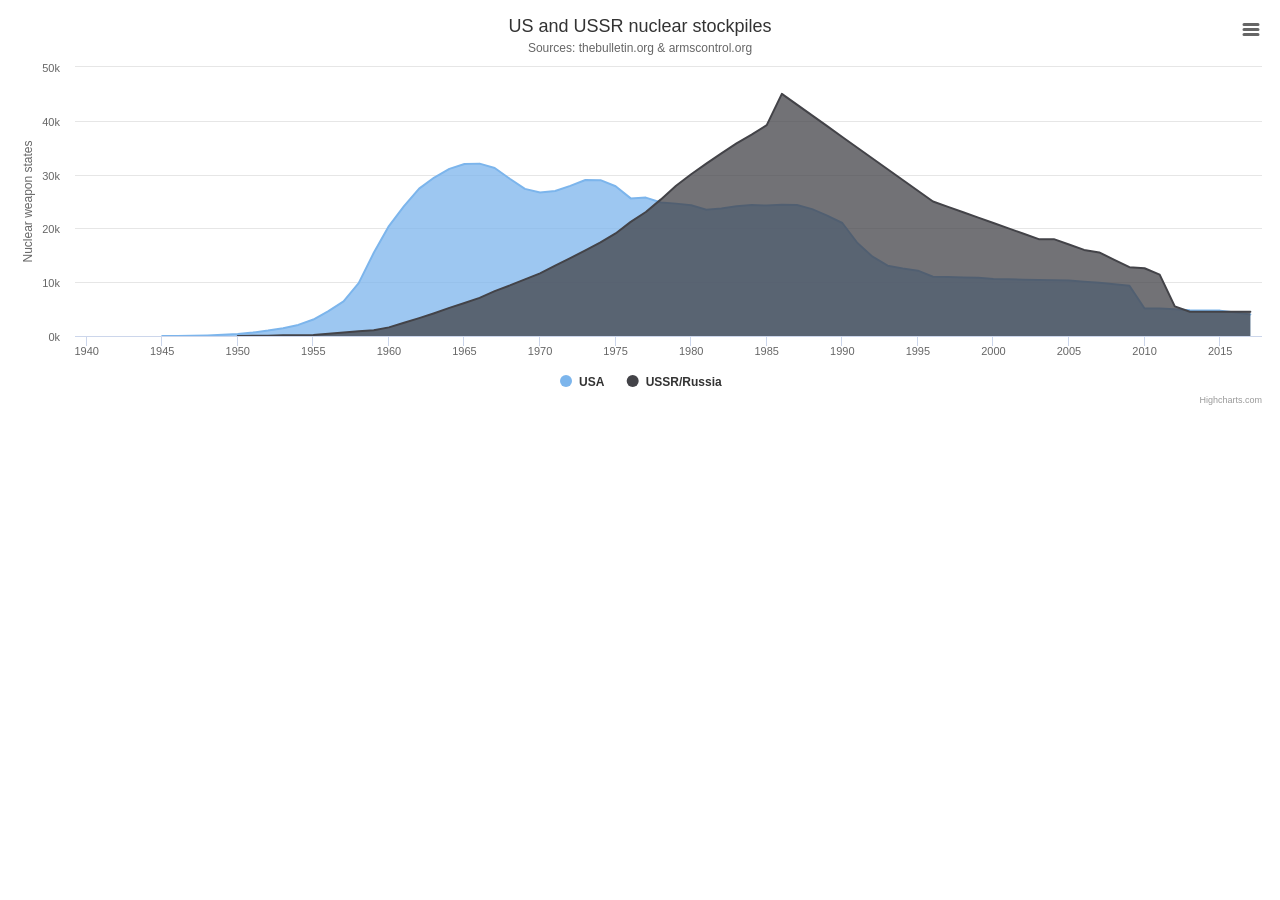
<file: src/main/webapp/Highcharts-6.1.0/examples/area-basic/index.htm>
<!DOCTYPE HTML>
<html>
	<head>
		<meta http-equiv="Content-Type" content="text/html; charset=utf-8">
		<meta name="viewport" content="width=device-width, initial-scale=1">
		<title>Highcharts Example</title>

		<style type="text/css">

		</style>
	</head>
	<body>
<script src="../../code/highcharts.js"></script>
<script src="../../code/modules/exporting.js"></script>
<script src="../../code/modules/export-data.js"></script>

<div id="container" style="min-width: 310px; height: 400px; margin: 0 auto"></div>



		<script type="text/javascript">

Highcharts.chart('container', {
    chart: {
        type: 'area'
    },
    title: {
        text: 'US and USSR nuclear stockpiles'
    },
    subtitle: {
        text: 'Sources: <a href="https://thebulletin.org/2006/july/global-nuclear-stockpiles-1945-2006">' +
            'thebulletin.org</a> &amp; <a href="https://www.armscontrol.org/factsheets/Nuclearweaponswhohaswhat">' +
            'armscontrol.org</a>'
    },
    xAxis: {
        allowDecimals: false,
        labels: {
            formatter: function () {
                return this.value; // clean, unformatted number for year
            }
        }
    },
    yAxis: {
        title: {
            text: 'Nuclear weapon states'
        },
        labels: {
            formatter: function () {
                return this.value / 1000 + 'k';
            }
        }
    },
    tooltip: {
        pointFormat: '{series.name} had stockpiled <b>{point.y:,.0f}</b><br/>warheads in {point.x}'
    },
    plotOptions: {
        area: {
            pointStart: 1940,
            marker: {
                enabled: false,
                symbol: 'circle',
                radius: 2,
                states: {
                    hover: {
                        enabled: true
                    }
                }
            }
        }
    },
    series: [{
        name: 'USA',
        data: [
            null, null, null, null, null, 6, 11, 32, 110, 235,
            369, 640, 1005, 1436, 2063, 3057, 4618, 6444, 9822, 15468,
            20434, 24126, 27387, 29459, 31056, 31982, 32040, 31233, 29224, 27342,
            26662, 26956, 27912, 28999, 28965, 27826, 25579, 25722, 24826, 24605,
            24304, 23464, 23708, 24099, 24357, 24237, 24401, 24344, 23586, 22380,
            21004, 17287, 14747, 13076, 12555, 12144, 11009, 10950, 10871, 10824,
            10577, 10527, 10475, 10421, 10358, 10295, 10104, 9914, 9620, 9326,
            5113, 5113, 4954, 4804, 4761, 4717, 4368, 4018
        ]
    }, {
        name: 'USSR/Russia',
        data: [null, null, null, null, null, null, null, null, null, null,
            5, 25, 50, 120, 150, 200, 426, 660, 869, 1060,
            1605, 2471, 3322, 4238, 5221, 6129, 7089, 8339, 9399, 10538,
            11643, 13092, 14478, 15915, 17385, 19055, 21205, 23044, 25393, 27935,
            30062, 32049, 33952, 35804, 37431, 39197, 45000, 43000, 41000, 39000,
            37000, 35000, 33000, 31000, 29000, 27000, 25000, 24000, 23000, 22000,
            21000, 20000, 19000, 18000, 18000, 17000, 16000, 15537, 14162, 12787,
            12600, 11400, 5500, 4512, 4502, 4502, 4500, 4500
        ]
    }]
});
		</script>
	</body>
</html>
</file>
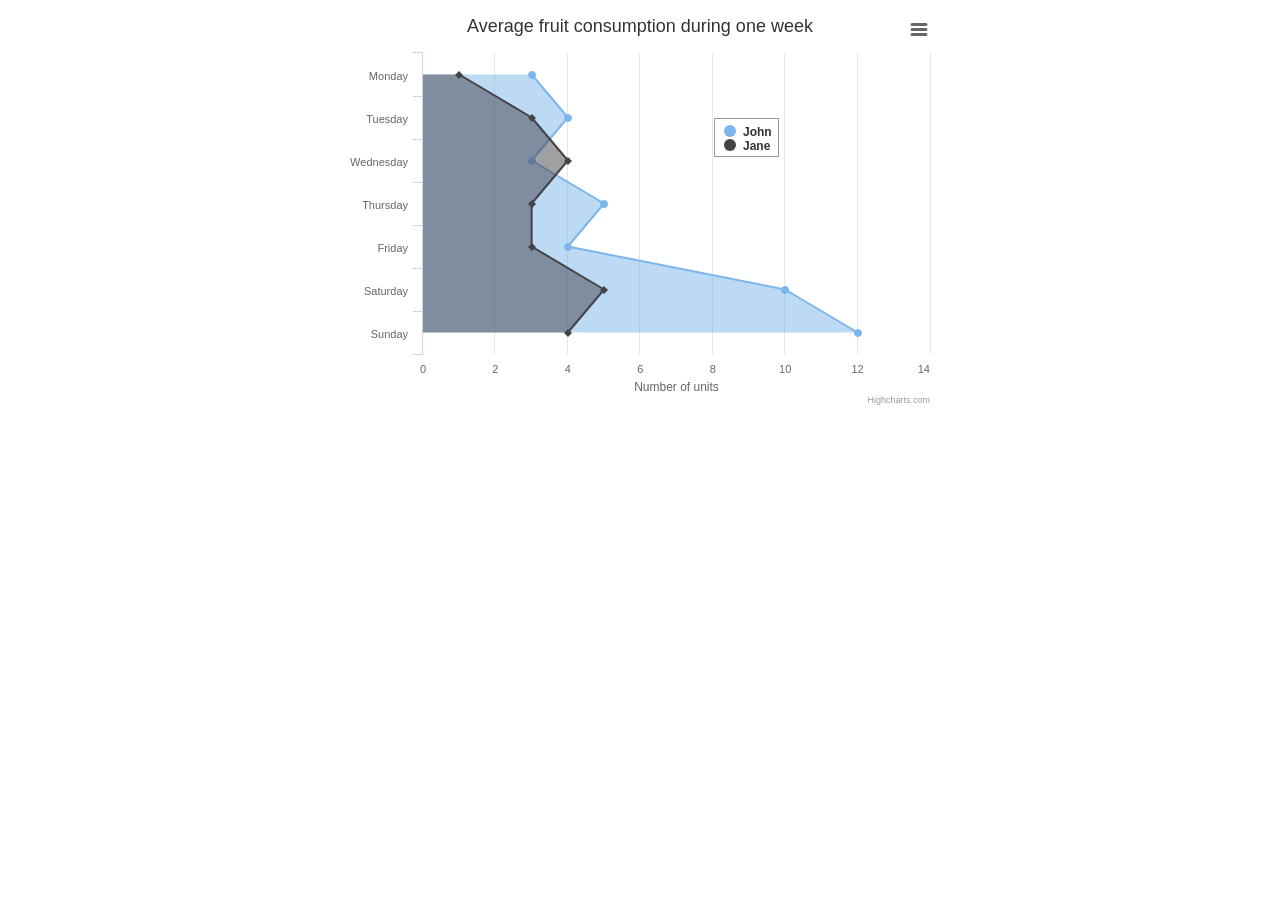
<file: src/main/webapp/Highcharts-6.1.0/examples/area-inverted/index.htm>
<!DOCTYPE HTML>
<html>
	<head>
		<meta http-equiv="Content-Type" content="text/html; charset=utf-8">
		<meta name="viewport" content="width=device-width, initial-scale=1">
		<title>Highcharts Example</title>

		<style type="text/css">

		</style>
	</head>
	<body>
<script src="../../code/highcharts.js"></script>
<script src="../../code/modules/exporting.js"></script>
<script src="../../code/modules/export-data.js"></script>

<div id="container" style="min-width: 310px; height: 400px; max-width: 600px; margin: 0 auto"></div>



		<script type="text/javascript">

Highcharts.chart('container', {
    chart: {
        type: 'area',
        inverted: true
    },
    title: {
        text: 'Average fruit consumption during one week'
    },
    subtitle: {
        style: {
            position: 'absolute',
            right: '0px',
            bottom: '10px'
        }
    },
    legend: {
        layout: 'vertical',
        align: 'right',
        verticalAlign: 'top',
        x: -150,
        y: 100,
        floating: true,
        borderWidth: 1,
        backgroundColor: (Highcharts.theme && Highcharts.theme.legendBackgroundColor) || '#FFFFFF'
    },
    xAxis: {
        categories: [
            'Monday',
            'Tuesday',
            'Wednesday',
            'Thursday',
            'Friday',
            'Saturday',
            'Sunday'
        ]
    },
    yAxis: {
        title: {
            text: 'Number of units'
        },
        allowDecimals: false,
        min: 0
    },
    plotOptions: {
        area: {
            fillOpacity: 0.5
        }
    },
    series: [{
        name: 'John',
        data: [3, 4, 3, 5, 4, 10, 12]
    }, {
        name: 'Jane',
        data: [1, 3, 4, 3, 3, 5, 4]
    }]
});
		</script>
	</body>
</html>
</file>
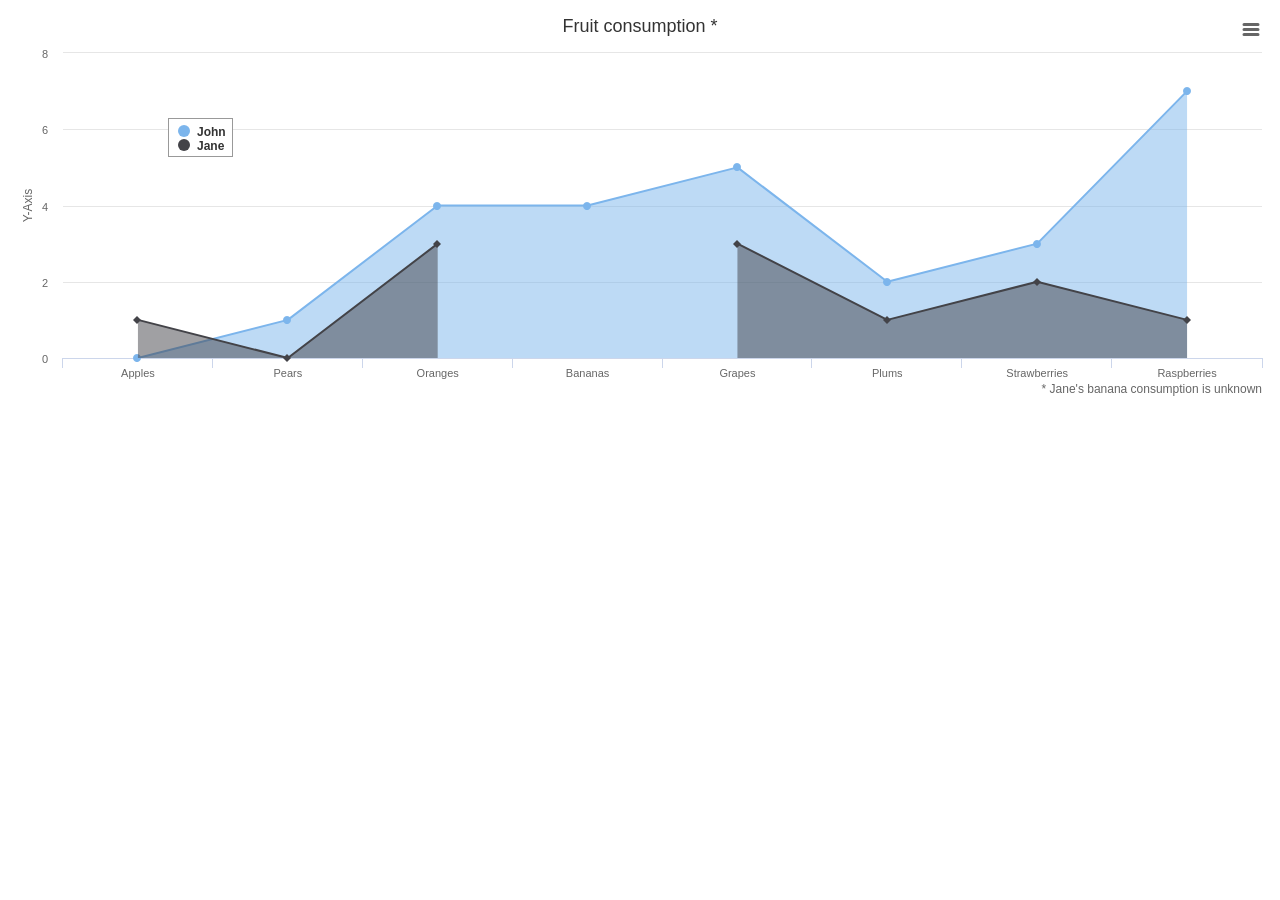
<file: src/main/webapp/Highcharts-6.1.0/examples/area-missing/index.htm>
<!DOCTYPE HTML>
<html>
	<head>
		<meta http-equiv="Content-Type" content="text/html; charset=utf-8">
		<meta name="viewport" content="width=device-width, initial-scale=1">
		<title>Highcharts Example</title>

		<style type="text/css">

		</style>
	</head>
	<body>
<script src="../../code/highcharts.js"></script>
<script src="../../code/modules/exporting.js"></script>
<script src="../../code/modules/export-data.js"></script>

<div id="container" style="min-width: 310px; height: 400px; margin: 0 auto"></div>



		<script type="text/javascript">

Highcharts.chart('container', {
    chart: {
        type: 'area',
        spacingBottom: 30
    },
    title: {
        text: 'Fruit consumption *'
    },
    subtitle: {
        text: '* Jane\'s banana consumption is unknown',
        floating: true,
        align: 'right',
        verticalAlign: 'bottom',
        y: 15
    },
    legend: {
        layout: 'vertical',
        align: 'left',
        verticalAlign: 'top',
        x: 150,
        y: 100,
        floating: true,
        borderWidth: 1,
        backgroundColor: (Highcharts.theme && Highcharts.theme.legendBackgroundColor) || '#FFFFFF'
    },
    xAxis: {
        categories: ['Apples', 'Pears', 'Oranges', 'Bananas', 'Grapes', 'Plums', 'Strawberries', 'Raspberries']
    },
    yAxis: {
        title: {
            text: 'Y-Axis'
        },
        labels: {
            formatter: function () {
                return this.value;
            }
        }
    },
    tooltip: {
        formatter: function () {
            return '<b>' + this.series.name + '</b><br/>' +
                this.x + ': ' + this.y;
        }
    },
    plotOptions: {
        area: {
            fillOpacity: 0.5
        }
    },
    credits: {
        enabled: false
    },
    series: [{
        name: 'John',
        data: [0, 1, 4, 4, 5, 2, 3, 7]
    }, {
        name: 'Jane',
        data: [1, 0, 3, null, 3, 1, 2, 1]
    }]
});
		</script>
	</body>
</html>
</file>
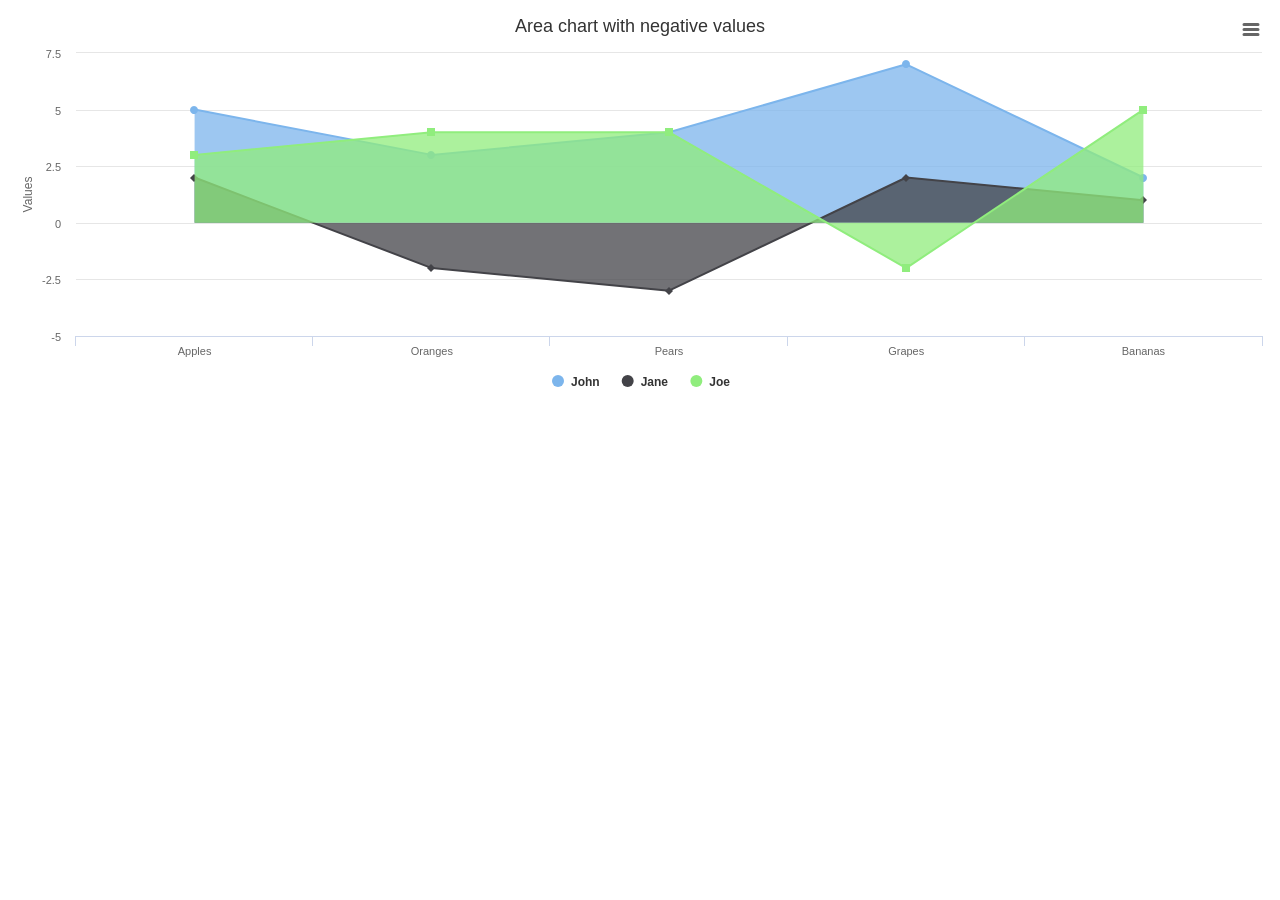
<file: src/main/webapp/Highcharts-6.1.0/examples/area-negative/index.htm>
<!DOCTYPE HTML>
<html>
	<head>
		<meta http-equiv="Content-Type" content="text/html; charset=utf-8">
		<meta name="viewport" content="width=device-width, initial-scale=1">
		<title>Highcharts Example</title>

		<style type="text/css">

		</style>
	</head>
	<body>
<script src="../../code/highcharts.js"></script>
<script src="../../code/modules/exporting.js"></script>
<script src="../../code/modules/export-data.js"></script>

<div id="container" style="min-width: 310px; height: 400px; margin: 0 auto"></div>



		<script type="text/javascript">

Highcharts.chart('container', {
    chart: {
        type: 'area'
    },
    title: {
        text: 'Area chart with negative values'
    },
    xAxis: {
        categories: ['Apples', 'Oranges', 'Pears', 'Grapes', 'Bananas']
    },
    credits: {
        enabled: false
    },
    series: [{
        name: 'John',
        data: [5, 3, 4, 7, 2]
    }, {
        name: 'Jane',
        data: [2, -2, -3, 2, 1]
    }, {
        name: 'Joe',
        data: [3, 4, 4, -2, 5]
    }]
});
		</script>
	</body>
</html>
</file>
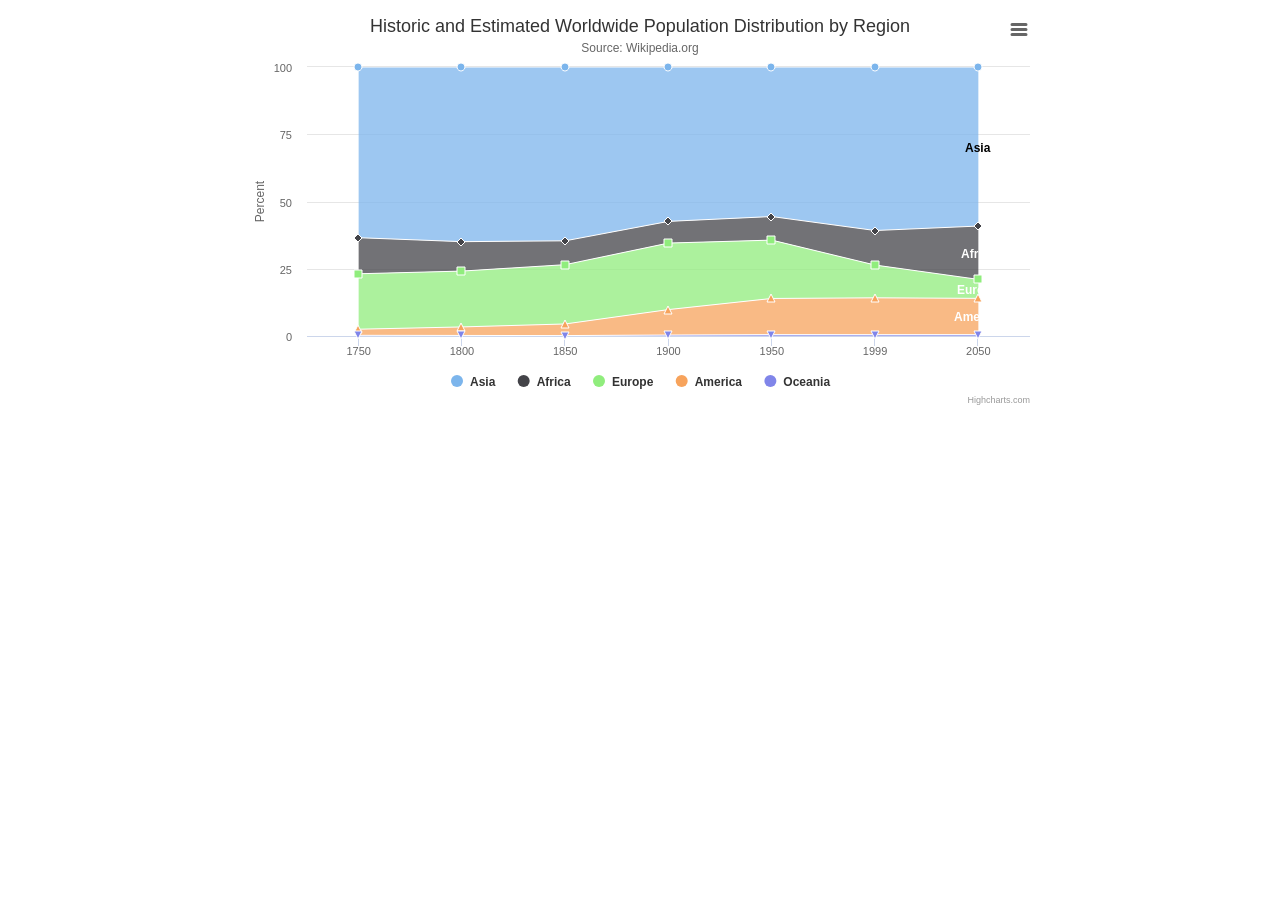
<file: src/main/webapp/Highcharts-6.1.0/examples/area-stacked-percent/index.htm>
<!DOCTYPE HTML>
<html>
	<head>
		<meta http-equiv="Content-Type" content="text/html; charset=utf-8">
		<meta name="viewport" content="width=device-width, initial-scale=1">
		<title>Highcharts Example</title>

		<style type="text/css">

		</style>
	</head>
	<body>
<script src="../../code/highcharts.js"></script>
<script src="../../code/modules/series-label.js"></script>
<script src="../../code/modules/exporting.js"></script>
<script src="../../code/modules/export-data.js"></script>

<div id="container" style="min-width: 310px; height: 400px; max-width: 800px; margin: 0 auto"></div>



		<script type="text/javascript">

Highcharts.chart('container', {
    chart: {
        type: 'area'
    },
    title: {
        text: 'Historic and Estimated Worldwide Population Distribution by Region'
    },
    subtitle: {
        text: 'Source: Wikipedia.org'
    },
    xAxis: {
        categories: ['1750', '1800', '1850', '1900', '1950', '1999', '2050'],
        tickmarkPlacement: 'on',
        title: {
            enabled: false
        }
    },
    yAxis: {
        title: {
            text: 'Percent'
        }
    },
    tooltip: {
        pointFormat: '<span style="color:{series.color}">{series.name}</span>: <b>{point.percentage:.1f}%</b> ({point.y:,.0f} millions)<br/>',
        split: true
    },
    plotOptions: {
        area: {
            stacking: 'percent',
            lineColor: '#ffffff',
            lineWidth: 1,
            marker: {
                lineWidth: 1,
                lineColor: '#ffffff'
            }
        }
    },
    series: [{
        name: 'Asia',
        data: [502, 635, 809, 947, 1402, 3634, 5268]
    }, {
        name: 'Africa',
        data: [106, 107, 111, 133, 221, 767, 1766]
    }, {
        name: 'Europe',
        data: [163, 203, 276, 408, 547, 729, 628]
    }, {
        name: 'America',
        data: [18, 31, 54, 156, 339, 818, 1201]
    }, {
        name: 'Oceania',
        data: [2, 2, 2, 6, 13, 30, 46]
    }]
});
		</script>
	</body>
</html>
</file>
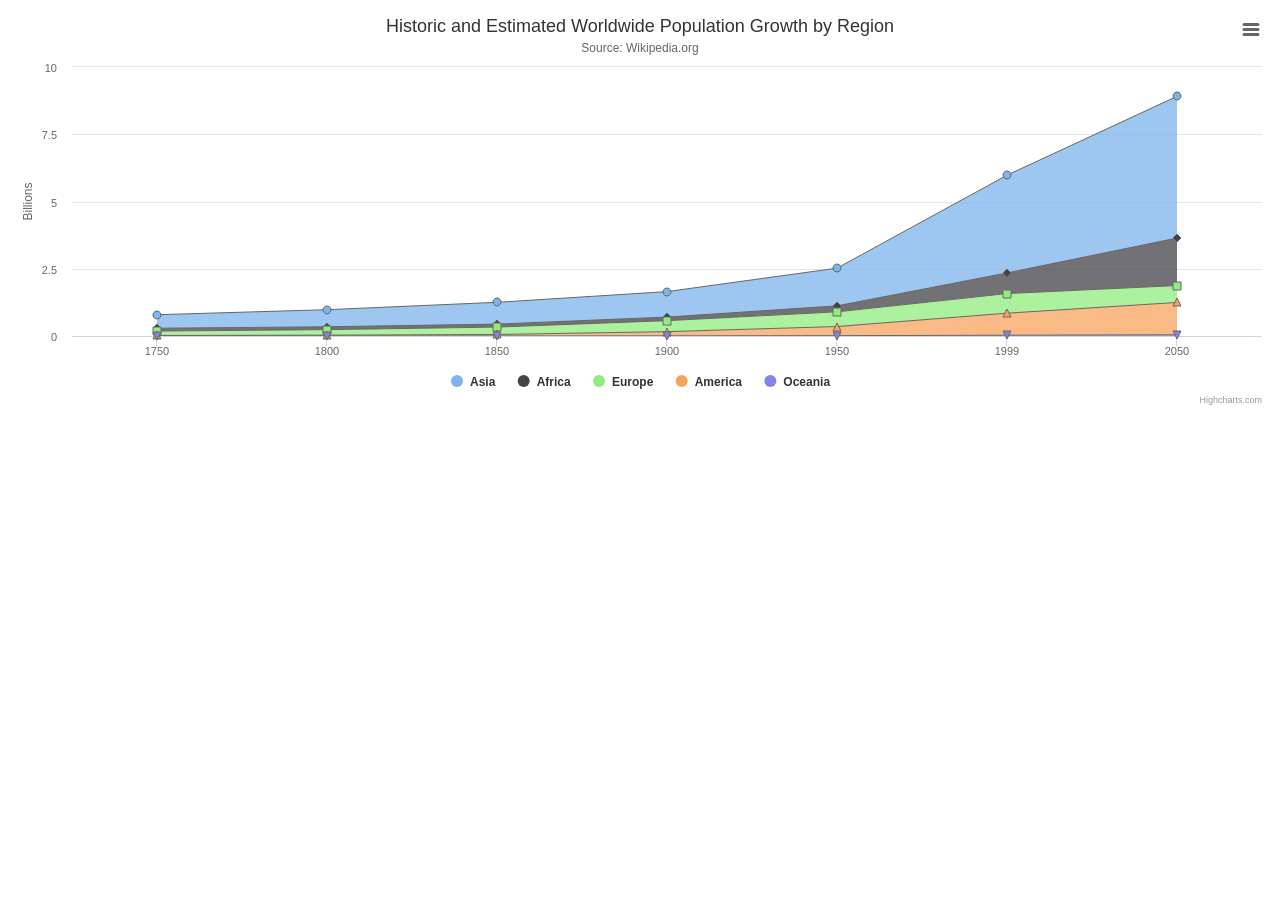
<file: src/main/webapp/Highcharts-6.1.0/examples/area-stacked/index.htm>
<!DOCTYPE HTML>
<html>
	<head>
		<meta http-equiv="Content-Type" content="text/html; charset=utf-8">
		<meta name="viewport" content="width=device-width, initial-scale=1">
		<title>Highcharts Example</title>

		<style type="text/css">

		</style>
	</head>
	<body>
<script src="../../code/highcharts.js"></script>
<script src="../../code/modules/exporting.js"></script>

<div id="container" style="min-width: 310px; height: 400px; margin: 0 auto"></div>



		<script type="text/javascript">

Highcharts.chart('container', {
    chart: {
        type: 'area'
    },
    title: {
        text: 'Historic and Estimated Worldwide Population Growth by Region'
    },
    subtitle: {
        text: 'Source: Wikipedia.org'
    },
    xAxis: {
        categories: ['1750', '1800', '1850', '1900', '1950', '1999', '2050'],
        tickmarkPlacement: 'on',
        title: {
            enabled: false
        }
    },
    yAxis: {
        title: {
            text: 'Billions'
        },
        labels: {
            formatter: function () {
                return this.value / 1000;
            }
        }
    },
    tooltip: {
        split: true,
        valueSuffix: ' millions'
    },
    plotOptions: {
        area: {
            stacking: 'normal',
            lineColor: '#666666',
            lineWidth: 1,
            marker: {
                lineWidth: 1,
                lineColor: '#666666'
            }
        }
    },
    series: [{
        name: 'Asia',
        data: [502, 635, 809, 947, 1402, 3634, 5268]
    }, {
        name: 'Africa',
        data: [106, 107, 111, 133, 221, 767, 1766]
    }, {
        name: 'Europe',
        data: [163, 203, 276, 408, 547, 729, 628]
    }, {
        name: 'America',
        data: [18, 31, 54, 156, 339, 818, 1201]
    }, {
        name: 'Oceania',
        data: [2, 2, 2, 6, 13, 30, 46]
    }]
});
		</script>
	</body>
</html>
</file>
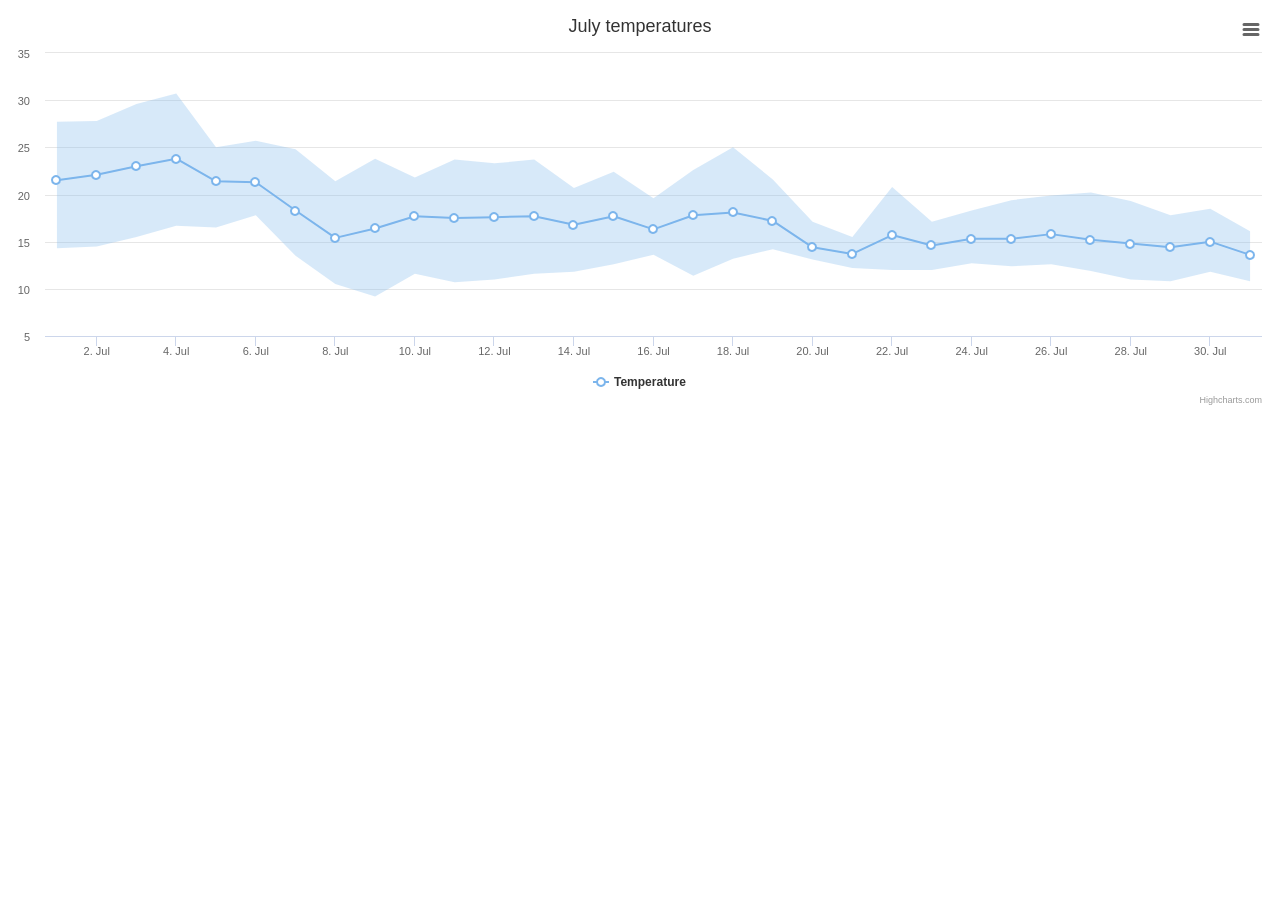
<file: src/main/webapp/Highcharts-6.1.0/examples/arearange-line/index.htm>
<!DOCTYPE HTML>
<html>
	<head>
		<meta http-equiv="Content-Type" content="text/html; charset=utf-8">
		<meta name="viewport" content="width=device-width, initial-scale=1">
		<title>Highcharts Example</title>

		<style type="text/css">

		</style>
	</head>
	<body>
<script src="../../code/highcharts.js"></script>
<script src="../../code/highcharts-more.js"></script>
<script src="../../code/modules/exporting.js"></script>

<div id="container" style="min-width: 310px; height: 400px; margin: 0 auto"></div>



		<script type="text/javascript">


var ranges = [
        [1246406400000, 14.3, 27.7],
        [1246492800000, 14.5, 27.8],
        [1246579200000, 15.5, 29.6],
        [1246665600000, 16.7, 30.7],
        [1246752000000, 16.5, 25.0],
        [1246838400000, 17.8, 25.7],
        [1246924800000, 13.5, 24.8],
        [1247011200000, 10.5, 21.4],
        [1247097600000, 9.2, 23.8],
        [1247184000000, 11.6, 21.8],
        [1247270400000, 10.7, 23.7],
        [1247356800000, 11.0, 23.3],
        [1247443200000, 11.6, 23.7],
        [1247529600000, 11.8, 20.7],
        [1247616000000, 12.6, 22.4],
        [1247702400000, 13.6, 19.6],
        [1247788800000, 11.4, 22.6],
        [1247875200000, 13.2, 25.0],
        [1247961600000, 14.2, 21.6],
        [1248048000000, 13.1, 17.1],
        [1248134400000, 12.2, 15.5],
        [1248220800000, 12.0, 20.8],
        [1248307200000, 12.0, 17.1],
        [1248393600000, 12.7, 18.3],
        [1248480000000, 12.4, 19.4],
        [1248566400000, 12.6, 19.9],
        [1248652800000, 11.9, 20.2],
        [1248739200000, 11.0, 19.3],
        [1248825600000, 10.8, 17.8],
        [1248912000000, 11.8, 18.5],
        [1248998400000, 10.8, 16.1]
    ],
    averages = [
        [1246406400000, 21.5],
        [1246492800000, 22.1],
        [1246579200000, 23],
        [1246665600000, 23.8],
        [1246752000000, 21.4],
        [1246838400000, 21.3],
        [1246924800000, 18.3],
        [1247011200000, 15.4],
        [1247097600000, 16.4],
        [1247184000000, 17.7],
        [1247270400000, 17.5],
        [1247356800000, 17.6],
        [1247443200000, 17.7],
        [1247529600000, 16.8],
        [1247616000000, 17.7],
        [1247702400000, 16.3],
        [1247788800000, 17.8],
        [1247875200000, 18.1],
        [1247961600000, 17.2],
        [1248048000000, 14.4],
        [1248134400000, 13.7],
        [1248220800000, 15.7],
        [1248307200000, 14.6],
        [1248393600000, 15.3],
        [1248480000000, 15.3],
        [1248566400000, 15.8],
        [1248652800000, 15.2],
        [1248739200000, 14.8],
        [1248825600000, 14.4],
        [1248912000000, 15],
        [1248998400000, 13.6]
    ];


Highcharts.chart('container', {

    title: {
        text: 'July temperatures'
    },

    xAxis: {
        type: 'datetime'
    },

    yAxis: {
        title: {
            text: null
        }
    },

    tooltip: {
        crosshairs: true,
        shared: true,
        valueSuffix: '°C'
    },

    legend: {
    },

    series: [{
        name: 'Temperature',
        data: averages,
        zIndex: 1,
        marker: {
            fillColor: 'white',
            lineWidth: 2,
            lineColor: Highcharts.getOptions().colors[0]
        }
    }, {
        name: 'Range',
        data: ranges,
        type: 'arearange',
        lineWidth: 0,
        linkedTo: ':previous',
        color: Highcharts.getOptions().colors[0],
        fillOpacity: 0.3,
        zIndex: 0,
        marker: {
            enabled: false
        }
    }]
});
		</script>
	</body>
</html>
</file>
